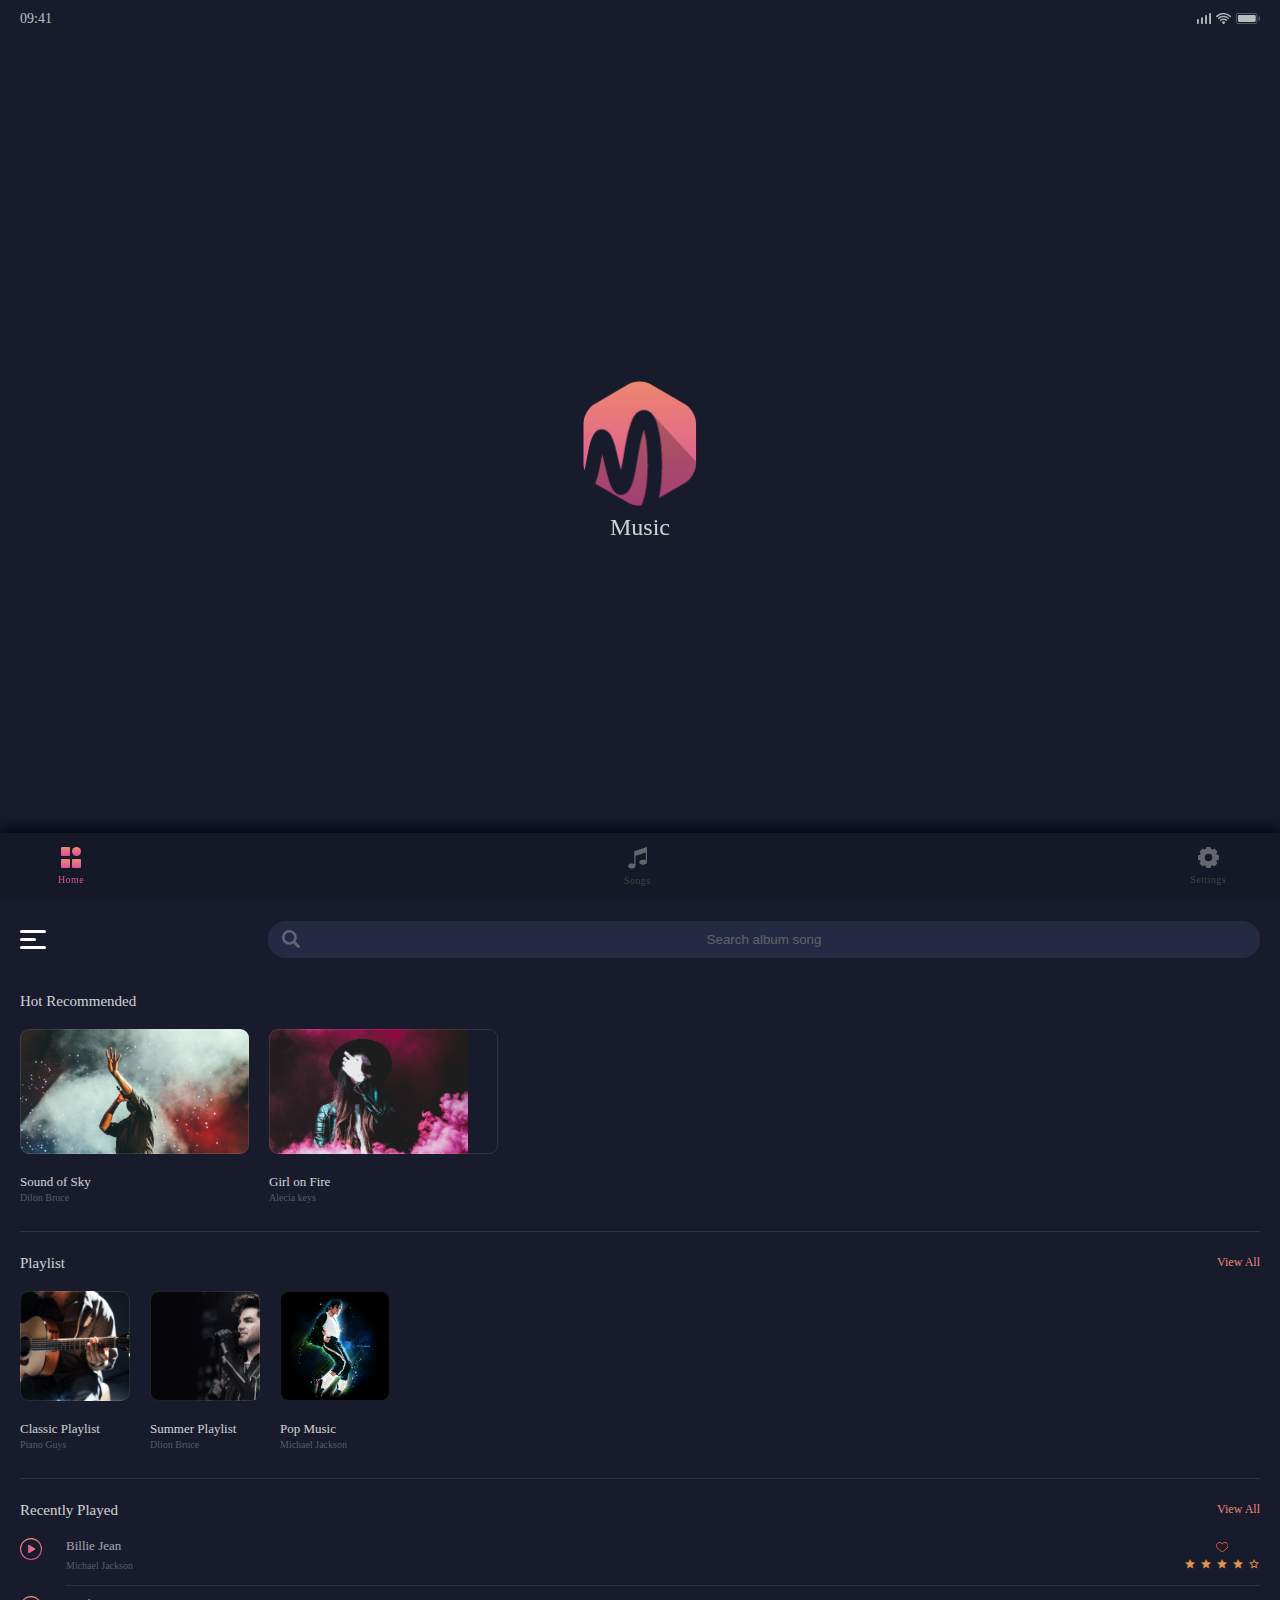
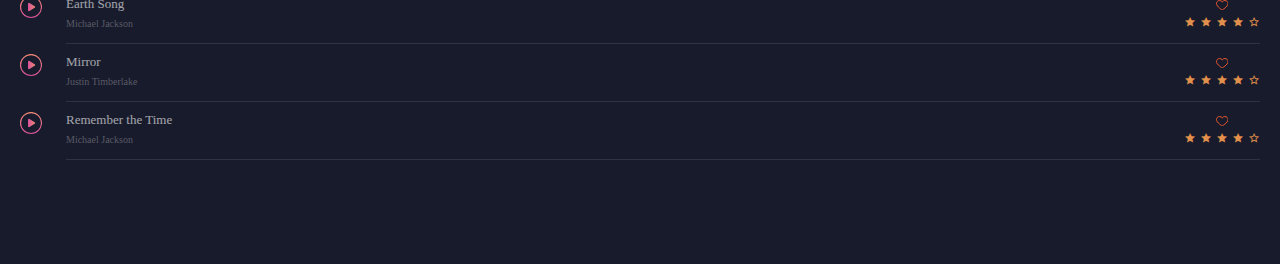
<file: index.html>
<!DOCTYPE html>
<html lang="en">
  <head>
    <meta charset="UTF-8" />
    <meta http-equiv="X-UA-Compatible" content="IE=edge" />
    <meta
      name="viewport"
      content="width=device-width, initial-scale=1.0, user-scalable=no"
    />
    <title>Music</title>

    <link rel="stylesheet" href="css/music.css" />

    <link
      href="https://fonts.googleapis.com/icon?family=Material+Icons"
      rel="stylesheet"
    />
  </head>
  <body>
    <div id="wrapper">
      <div class="inner">
        <!-- status bar-->
        <div class="status_bar">
          <span class="time">09:41</span>
          <div class="icons">
            <div class="signal">
              <img src="./images/그룹 5.svg" alt="" />
            </div>
            <div class="wifi">
              <img src="./images/Sc2prs.tif_1_.svg" alt="" />
            </div>
            <div class="battery">
              <img src="./images/그룹 6.svg" alt="" />
            </div>
          </div>
        </div>

        <!-- spalsh -->
        <section id="spalsh">
          <div class="logo">
            <img
              src="./images/KakaoTalk_Photo_2022-03-30-13-46-10.png"
              alt="logo"
            />
            <h1>Music</h1>
          </div>
        </section>

        <!-- home -->
        <section id="home">
          <!-- menu & search bar-->
          <div class="home_top">
            <div class="menu">
              <div></div>
              <div></div>
              <div></div>
            </div>
            <div class="search_bar">
              <form action="">
                <input type="text" placeholder="Search album song" />
              </form>
            </div>
          </div>

          <div class="home_wrap">
            <!-- hot recommend -->
            <div class="recommend">
              <h2>Hot Recommended</h2>
              <div class="card_wrap">
                <div class="card">
                  <a href="#">
                    <img
                      src="./images/austin-neill-hgO1wFPXl3I-unsplash_big.png"
                      alt=""
                    />
                    <h3>Sound of Sky</h3>
                    <p>Dilon Bruce</p>
                  </a>
                </div>
                <div class="card">
                  <a href="">
                    <img
                      src="./images/joshua-fuller-ta7rN3NcWyM-unsplash.png"
                      alt=""
                    />
                    <h3>Girl on Fire</h3>
                    <p>Alecia keys</p>
                  </a>
                </div>
              </div>
            </div>

            <!-- playlist-->
            <div class="playlist">
              <div class="title">
                <h2>Playlist</h2>
                <a href="#" class="view_more">View All</a>
              </div>
              <div class="card_wrap">
                <div class="card">
                  <a href="">
                    <img
                      src="./images/gabriel-gurrola-2UuhMZEChdc-unsplash.png"
                      alt=""
                    />
                    <h3>Classic Playlist</h3>
                    <p>Piano Guys</p>
                  </a>
                </div>
                <div class="card">
                  <a href="">
                    <img src="./images/NoPath - Copy (8).png" alt="" />
                    <h3>Summer Playlist</h3>
                    <p>Dlion Bruce</p>
                  </a>
                </div>
                <div class="card">
                  <a href="">
                    <img src="./images/NoPath - Copy (9).png" alt="" />
                    <h3>Pop Music</h3>
                    <p>Michael Jackson</p>
                  </a>
                </div>
              </div>
            </div>

            <!-- recently played -->
            <div class="recently">
              <div class="title">
                <h2>Recently Played</h2>
                <a href="#" class="view_more">View All</a>
              </div>
              <div class="played_list">
                <ul>
                  <li>
                    <div class="play_btn">
                      <a href="#">
                        <img src="./images/playbtn.svg" alt="" />
                      </a>
                    </div>
                    <div class="song_info">
                      <div class="song_title">
                        <h3>Billie Jean</h3>
                        <p>Michael Jackson</p>
                      </div>
                      <div class="like">
                        <button class="heart"></button>
                        <div class="star">
                          <span class="material-icons"> star </span>
                          <span class="material-icons"> star </span>
                          <span class="material-icons"> star </span>
                          <span class="material-icons"> star </span>
                          <span class="material-icons"> star_outline </span>
                        </div>
                      </div>
                    </div>
                  </li>
                  <li>
                    <div class="play_btn">
                      <a href="#">
                        <img src="./images/playbtn.svg" alt="" />
                      </a>
                    </div>
                    <div class="song_info">
                      <div class="song_title">
                        <h3>Earth Song</h3>
                        <p>Michael Jackson</p>
                      </div>
                      <div class="like">
                        <button class="heart"></button>
                        <div class="star">
                          <span class="material-icons"> star </span>
                          <span class="material-icons"> star </span>
                          <span class="material-icons"> star </span>
                          <span class="material-icons"> star </span>
                          <span class="material-icons"> star_outline </span>
                        </div>
                      </div>
                    </div>
                  </li>
                  <li>
                    <div class="play_btn">
                      <a href="#">
                        <img src="./images/playbtn.svg" alt="" />
                      </a>
                    </div>
                    <div class="song_info">
                      <div class="song_title">
                        <h3>Mirror</h3>
                        <p>Justin Timberlake</p>
                      </div>
                      <div class="like">
                        <button class="heart"></button>
                        <div class="star">
                          <span class="material-icons"> star </span>
                          <span class="material-icons"> star </span>
                          <span class="material-icons"> star </span>
                          <span class="material-icons"> star </span>
                          <span class="material-icons"> star_outline </span>
                        </div>
                      </div>
                    </div>
                  </li>
                  <li>
                    <div class="play_btn">
                      <a href="#">
                        <img src="./images/playbtn.svg" alt="" />
                      </a>
                    </div>
                    <div class="song_info">
                      <div class="song_title">
                        <h3>Remember the Time</h3>
                        <p>Michael Jackson</p>
                      </div>
                      <div class="like">
                        <button class="heart"></button>
                        <div class="star">
                          <span class="material-icons"> star </span>
                          <span class="material-icons"> star </span>
                          <span class="material-icons"> star </span>
                          <span class="material-icons"> star </span>
                          <span class="material-icons"> star_outline </span>
                        </div>
                      </div>
                    </div>
                  </li>
                </ul>
              </div>
            </div>
          </div>
        </section>

        <!-- side menu -->
        <div class="modal none"></div>
        <div id="side_menu">
          <div class="side_top">
            <div class="logo">
              <img
                src="./images/KakaoTalk_Photo_2022-03-30-13-46-10.png"
                alt=""
              />
              <p>Music</p>
            </div>
            <div class="music_info">
              <ul>
                <li>
                  <span>328</span>
                  <p>Songs</p>
                </li>
                <li>
                  <span>52</span>
                  <p>Albums</p>
                </li>
                <li>
                  <span>87</span>
                  <p>Artists</p>
                </li>
              </ul>
            </div>
          </div>
          <div class="side_list">
            <ul>
              <li>
                <a href="#">
                  <img src="./images/001-paint.svg" alt="" />
                  <p>Themes</p>
                </a>
              </li>
              <li>
                <a href="">
                  <img src="./images/002-scissors.svg" alt="" />
                  <p>Ringtone Cutter</p>
                </a>
              </li>
              <li>
                <a href="">
                  <img src="./images/003-stopwatch.svg" alt="" />
                  <p>Sleep timer</p>
                </a>
              </li>
              <li>
                <a href="">
                  <img src="./images/004-sound-bars.svg" alt="" />
                  <p>Equliser</p>
                </a>
              </li>
              <li>
                <a href="./drive_mode.html">
                  <img src="./images/13-car.svg" alt="" />
                  <p>Drive Mode</p>
                </a>
              </li>
              <li>
                <a href="">
                  <img src="./images/006-folder.svg" alt="" />
                  <p>Hidden Folders</p>
                </a>
              </li>
              <li>
                <a href="">
                  <img src="./images/007-scanner.svg" alt="" />
                  <p>Scan Media</p>
                </a>
              </li>
            </ul>
          </div>
        </div>

        <!-- bottom nav -->
        <div id="bottom_nav">
          <div class="nav_btn">
            <a href="#home" class="active">
              <img src="./images/그룹 2060.svg" alt="home" />
              <span>Home</span>
            </a>
          </div>
          <div class="nav_btn">
            <a href="./songs.html">
              <img src="./images/001-music.png" alt="home" />
              <span>Songs</span>
            </a>
          </div>
          <div class="nav_btn">
            <a href="#home">
              <img src="./images/gear.svg" alt="home" />
              <span>Settings</span>
            </a>
          </div>
        </div>
      </div>
    </div>

    <script src="./js/app.js"></script>
    <script>
      // loading
      window.addEventListener('load', function () {
        this.setTimeout(() => {
          spalsh.classList.add('none');
          nav.classList.remove('none');
        }, 1000);
      });
    </script>
  </body>
</html>
</file>
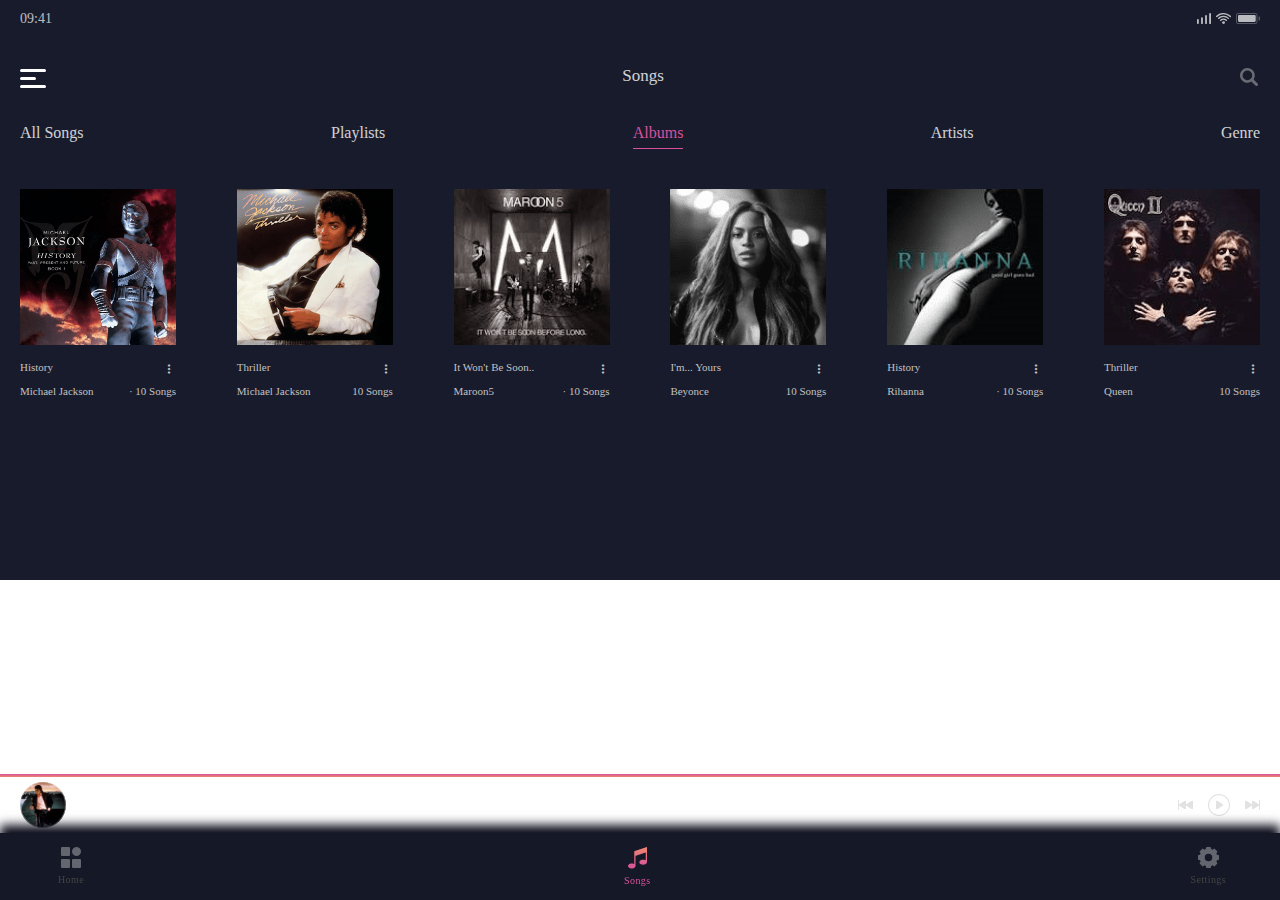
<file: album.html>
<!DOCTYPE html>
<html lang="en">
  <head>
    <meta charset="UTF-8" />
    <meta http-equiv="X-UA-Compatible" content="IE=edge" />
    <meta
      name="viewport"
      content="width=device-width, initial-scale=1.0, user-scalable=no"
    />
    <title>Music</title>

    <link rel="stylesheet" href="css/music.css" />

    <link
      href="https://fonts.googleapis.com/icon?family=Material+Icons"
      rel="stylesheet"
    />
  </head>
  <body>
    <div id="wrapper">
      <div class="inner">
        <!-- status bar-->
        <div class="status_bar">
          <span class="time">09:41</span>
          <div class="icons">
            <div class="signal">
              <img src="./images/그룹 5.svg" alt="" />
            </div>
            <div class="wifi">
              <img src="./images/Sc2prs.tif_1_.svg" alt="" />
            </div>
            <div class="battery">
              <img src="./images/그룹 6.svg" alt="" />
            </div>
          </div>
        </div>
      </div>

      <!-- songs -->
      <section id="song">
        <!-- menu & search btn-->
        <div class="song_top">
          <div class="menu">
            <div></div>
            <div></div>
            <div></div>
          </div>
          <h2>Songs</h2>
          <div class="search_bar">
            <form action="">
              <input type="text" placeholder="Search album song" />
            </form>
          </div>
          <div class="search_btn">
            <img src="./images/musica-searcher.svg" alt="" />
          </div>
        </div>

        <div class="song_wrap">
          <ul class="songs_info">
            <li>
              <a href="songs.html">All Songs</a>
            </li>
            <li>
              <a href="playlist.html">Playlists</a>
            </li>
            <li class="active">
              <a href="#">Albums</a>
            </li>
            <li>
              <a href="artist.html">Artists</a>
            </li>
            <li>
              <a href="genre.html">Genre</a>
            </li>
          </ul>
          <ul id="album">
            <li>
              <a href="album_history.html">
                <img src="./images/NoPath - Copy (21).png" alt="" />
              </a>
              <div class="text">
                <div class="title">
                  <h3>History</h3>
                  <span class="material-icons view_more"> more_vert </span>
                  <div class="view none">
                    <ul>
                      <li>
                        <a href="">play</a>
                      </li>
                      <li>
                        <a href="">play next</a>
                      </li>
                      <li>
                        <a href="">Add to playing queue</a>
                      </li>
                      <li>
                        <a href="">Add to playlist</a>
                      </li>
                      <li>
                        <a href="">Rename</a>
                      </li>
                      <li>
                        <a href="">Tag editor</a>
                      </li>
                      <li>
                        <a href="">Go to artist</a>
                      </li>
                      <li>
                        <a href="">Delete from device</a>
                      </li>
                      <li>
                        <a href="">Share</a>
                      </li>
                    </ul>
                  </div>
                </div>
                <p>Michael Jackson <span>&middot; 10 Songs</span></p>
              </div>
            </li>
            <li>
              <a href=""><img src="./images/NoPath - Copy (7).png" alt="" /></a>
              <div class="text">
                <div class="title">
                  <h3>Thriller</h3>
                  <span class="material-icons"> more_vert </span>
                </div>
                <p>
                  Michael Jackson
                  <span>10 Songs</span>
                </p>
              </div>
            </li>
            <li>
              <img src="./images/NoPath - Copy (29).png" alt="" />
              <div class="text">
                <div class="title">
                  <h3>It Won't Be Soon..</h3>
                  <span class="material-icons"> more_vert </span>
                </div>
                <p>Maroon5 <span>&middot; 10 Songs</span></p>
              </div>
            </li>
            <li>
              <img src="./images/NoPath - Copy (41).png" alt="" />
              <div class="text">
                <div class="title">
                  <h3>I'm... Yours</h3>
                  <span class="material-icons"> more_vert </span>
                </div>
                <p>
                  Beyonce
                  <span>10 Songs</span>
                </p>
              </div>
            </li>
            <li>
              <img src="./images/NoPath - Copy (26).png" alt="" />
              <div class="text">
                <div class="title">
                  <h3>History</h3>
                  <span class="material-icons"> more_vert </span>
                </div>
                <p>Rihanna <span>&middot; 10 Songs</span></p>
              </div>
            </li>
            <li>
              <img src="./images/NoPath - Copy (27).png" alt="" />
              <div class="text">
                <div class="title">
                  <h3>Thriller</h3>
                  <span class="material-icons"> more_vert </span>
                </div>
                <p>
                  Queen
                  <span>10 Songs</span>
                </p>
              </div>
            </li>
          </ul>
        </div>
      </section>

      <!-- side menu -->
      <div class="modal none"></div>
      <div id="side_menu">
        <div class="side_top">
          <div class="logo">
            <img
              src="./images/KakaoTalk_Photo_2022-03-30-13-46-10.png"
              alt=""
            />
            <p>Music</p>
          </div>
          <div class="music_info">
            <ul>
              <li>
                <span>328</span>
                <p>Songs</p>
              </li>
              <li>
                <span>52</span>
                <p>Albums</p>
              </li>
              <li>
                <span>87</span>
                <p>Artists</p>
              </li>
            </ul>
          </div>
        </div>
        <div class="side_list">
          <ul>
            <li>
              <a href="#">
                <img src="./images/001-paint.svg" alt="" />
                <p>Themes</p>
              </a>
            </li>
            <li>
              <a href="">
                <img src="./images/002-scissors.svg" alt="" />
                <p>Ringtone Cutter</p>
              </a>
            </li>
            <li>
              <a href="">
                <img src="./images/003-stopwatch.svg" alt="" />
                <p>Sleep timer</p>
              </a>
            </li>
            <li>
              <a href="">
                <img src="./images/004-sound-bars.svg" alt="" />
                <p>Equliser</p>
              </a>
            </li>
            <li>
              <a href="./drive_mode.html">
                <img src="./images/13-car.svg" alt="" />
                <p>Drive Mode</p>
              </a>
            </li>
            <li>
              <a href="">
                <img src="./images/006-folder.svg" alt="" />
                <p>Hidden Folders</p>
              </a>
            </li>
            <li>
              <a href="">
                <img src="./images/007-scanner.svg" alt="" />
                <p>Scan Media</p>
              </a>
            </li>
          </ul>
        </div>
      </div>

      <!-- playing-->
      <div id="playing">
        <a href="playing.html">
          <div class="play_bar"></div>
          <div class="play_song">
            <img src="./images/NoPath - Copy (12).png" alt="" />
            <div class="info">
              <div class="song">
                <h3>Billie Jean</h3>
                <p>Michael Jackson</p>
              </div>
              <div class="control">
                <img src="./images/그룹 2070.png" alt="" />
                <img src="./images/그룹 2050.png" alt="" />
                <img src="./images/그룹 2069.png" alt="" />
              </div>
            </div></div
        ></a>
      </div>

      <!-- bottom nav -->
      <div id="bottom_nav">
        <div class="nav_btn">
          <a href="./index.html">
            <img src="./images/그룹 2061.png" alt="home" />
            <span>Home</span>
          </a>
        </div>
        <div class="nav_btn">
          <a href="#" class="active">
            <img src="./images/002-music.png" alt="home" />
            <span>Songs</span>
          </a>
        </div>
        <div class="nav_btn">
          <a href="#home">
            <img src="./images/gear.svg" alt="home" />
            <span>Settings</span>
          </a>
        </div>
      </div>
    </div>

    <script src="./js/app.js"></script>
    <script src="./js/viewMore.js"></script>
  </body>
</html>
</file>
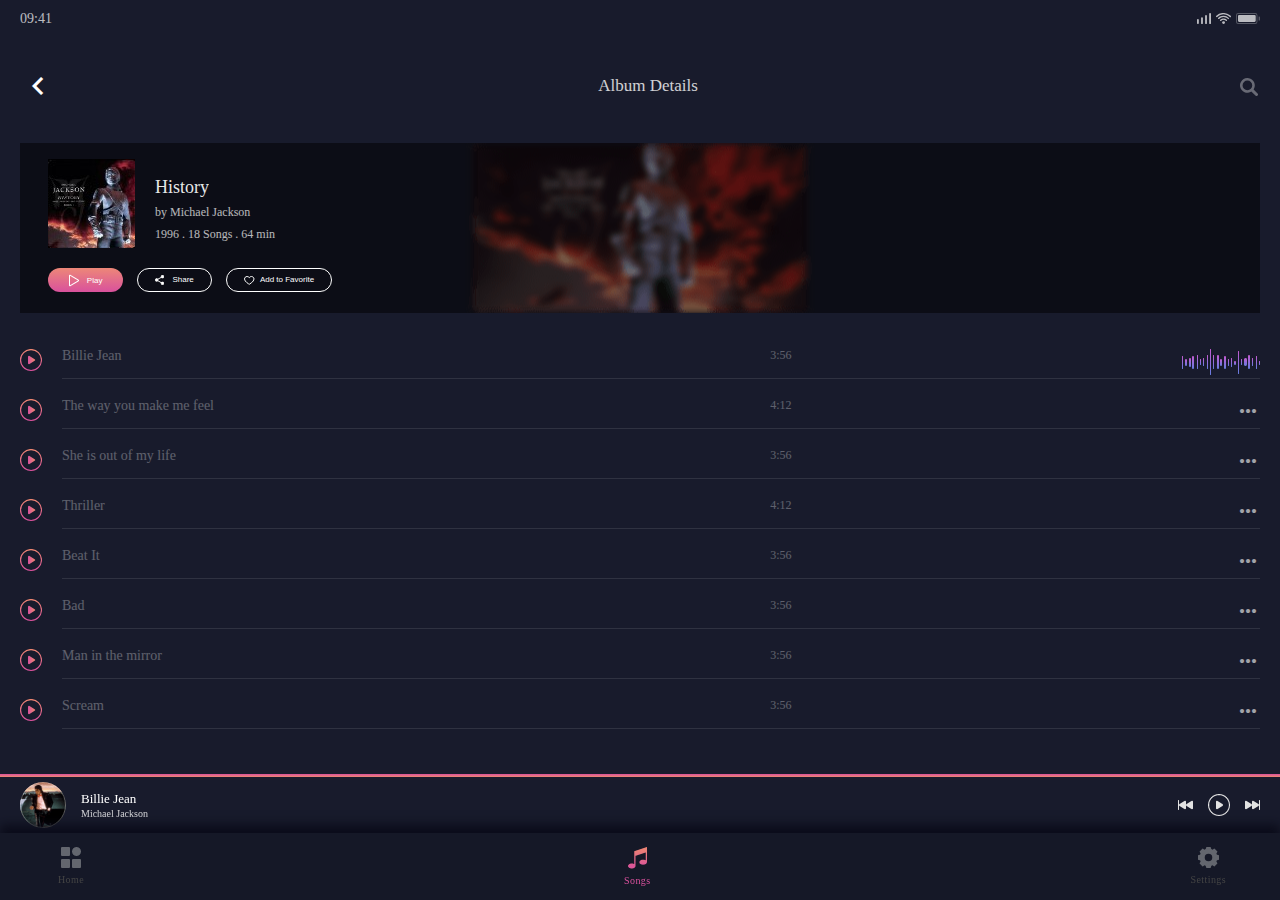
<file: album_history.html>
<!DOCTYPE html>
<html lang="en">
  <head>
    <meta charset="UTF-8" />
    <meta http-equiv="X-UA-Compatible" content="IE=edge" />
    <meta
      name="viewport"
      content="width=device-width, initial-scale=1.0, user-scalable=no"
    />
    <title>Music</title>

    <link rel="stylesheet" href="css/music.css" />

    <link
      href="https://fonts.googleapis.com/icon?family=Material+Icons"
      rel="stylesheet"
    />
  </head>
  <body>
    <div id="wrapper">
      <div class="inner">
        <!-- status bar-->
        <div class="status_bar">
          <span class="time">09:41</span>
          <div class="icons">
            <div class="signal">
              <img src="./images/그룹 5.svg" alt="" />
            </div>
            <div class="wifi">
              <img src="./images/Sc2prs.tif_1_.svg" alt="" />
            </div>
            <div class="battery">
              <img src="./images/그룹 6.svg" alt="" />
            </div>
          </div>
        </div>
      </div>

      <!-- songs -->
      <section id="song">
        <!-- menu & search btn-->
        <div class="song_top">
          <a class="back" href="./album.html">
            <span class="material-icons"> chevron_left </span>
          </a>
          <h2>Album Details</h2>
          <div class="search_bar">
            <form action="">
              <input type="text" placeholder="Search album song" />
            </form>
          </div>
          <div class="search_btn">
            <img src="./images/musica-searcher.svg" alt="" />
          </div>
        </div>

        <div class="song_wrap" id="details">
          <div class="img_box">
            <div class="bg"></div>
          </div>
          <div class="contents">
            <img src="./images/Album Art.jpg" alt="" />

            <div class="info">
              <h3>History</h3>
              <p>by Michael Jackson</p>
              <p>
                <span>1996 .</span>
                <span>18 Songs .</span> <span>64 min</span>
              </p>
            </div>
            <div class="buttons">
              <button>
                <img src="./images/그룹 2121.png" alt="" />
                Play
              </button>
              <button>
                <img src="./images/share.png" alt="" />
                Share
              </button>
              <button>
                <img src="./images/패스 68446.png" alt="" />Add to Favorite
              </button>
            </div>
          </div>
          <ul class="song_list">
            <li>
              <a href="">
                <img src="./images/playbtn.svg" alt="" />
                <div class="title">
                  <h3>Billie Jean</h3>
                  <p>3:56</p>
                  <div class="imgbox">
                    <img src="./images/Player eq display.png " alt="" />
                  </div>
                </div>
              </a>
            </li>
            <li>
              <a href="">
                <img src="./images/playbtn.svg" alt="" />
                <div class="title">
                  <h3>The way you make me feel</h3>
                  <p>4:12</p>
                  <div class="imgbox">
                    <span class="material-icons"> more_horiz </span>
                  </div>
                </div>
              </a>
            </li>
            <li>
              <a href="">
                <img src="./images/playbtn.svg" alt="" />
                <div class="title">
                  <h3>She is out of my life</h3>
                  <p>3:56</p>
                  <div class="imgbox">
                    <span class="material-icons"> more_horiz </span>
                  </div>
                </div>
              </a>
            </li>
            <li>
              <a href="">
                <img src="./images/playbtn.svg" alt="" />
                <div class="title">
                  <h3>Thriller</h3>
                  <p>4:12</p>
                  <div class="imgbox">
                    <span class="material-icons"> more_horiz </span>
                  </div>
                </div>
              </a>
            </li>
            <li>
              <a href="">
                <img src="./images/playbtn.svg" alt="" />
                <div class="title">
                  <h3>Beat It</h3>
                  <p>3:56</p>
                  <div class="imgbox">
                    <span class="material-icons"> more_horiz </span>
                  </div>
                </div>
              </a>
            </li>
            <li>
              <a href="">
                <img src="./images/playbtn.svg" alt="" />
                <div class="title">
                  <h3>Bad</h3>
                  <p>3:56</p>
                  <div class="imgbox">
                    <span class="material-icons"> more_horiz </span>
                  </div>
                </div>
              </a>
            </li>
            <li>
              <a href="">
                <img src="./images/playbtn.svg" alt="" />
                <div class="title">
                  <h3>Man in the mirror</h3>
                  <p>3:56</p>
                  <div class="imgbox">
                    <span class="material-icons"> more_horiz </span>
                  </div>
                </div>
              </a>
            </li>
            <li>
              <a href="">
                <img src="./images/playbtn.svg" alt="" />
                <div class="title">
                  <h3>Scream</h3>
                  <p>3:56</p>
                  <div class="imgbox">
                    <span class="material-icons"> more_horiz </span>
                  </div>
                </div>
              </a>
            </li>
          </ul>
        </div>
      </section>

      <!-- side menu -->
      <div class="modal none"></div>
      <div id="side_menu">
        <div class="side_top">
          <div class="logo">
            <img
              src="./images/KakaoTalk_Photo_2022-03-30-13-46-10.png"
              alt=""
            />
            <p>Music</p>
          </div>
          <div class="music_info">
            <ul>
              <li>
                <span>328</span>
                <p>Songs</p>
              </li>
              <li>
                <span>52</span>
                <p>Albums</p>
              </li>
              <li>
                <span>87</span>
                <p>Artists</p>
              </li>
            </ul>
          </div>
        </div>
        <div class="side_list">
          <ul>
            <li>
              <a href="#">
                <img src="./images/001-paint.svg" alt="" />
                <p>Themes</p>
              </a>
            </li>
            <li>
              <a href="">
                <img src="./images/002-scissors.svg" alt="" />
                <p>Ringtone Cutter</p>
              </a>
            </li>
            <li>
              <a href="">
                <img src="./images/003-stopwatch.svg" alt="" />
                <p>Sleep timer</p>
              </a>
            </li>
            <li>
              <a href="">
                <img src="./images/004-sound-bars.svg" alt="" />
                <p>Equliser</p>
              </a>
            </li>
            <li>
              <a href="./drive_mode.html">
                <img src="./images/13-car.svg" alt="" />
                <p>Drive Mode</p>
              </a>
            </li>
            <li>
              <a href="">
                <img src="./images/006-folder.svg" alt="" />
                <p>Hidden Folders</p>
              </a>
            </li>
            <li>
              <a href="">
                <img src="./images/007-scanner.svg" alt="" />
                <p>Scan Media</p>
              </a>
            </li>
          </ul>
        </div>
      </div>

      <!-- playing-->
      <div id="playing">
        <div class="play_bar"></div>
        <div class="play_song">
          <img src="./images/NoPath - Copy (12).png" alt="" />
          <div class="info">
            <div class="song">
              <h3>Billie Jean</h3>
              <p>Michael Jackson</p>
            </div>
            <div class="control">
              <img src="./images/그룹 2070.png" alt="" />
              <img src="./images/그룹 2050.png" alt="" />
              <img src="./images/그룹 2069.png" alt="" />
            </div>
          </div>
        </div>
      </div>

      <!-- bottom nav -->
      <div id="bottom_nav">
        <div class="nav_btn">
          <a href="./index.html">
            <img src="./images/그룹 2061.png" alt="home" />
            <span>Home</span>
          </a>
        </div>
        <div class="nav_btn">
          <a href="#" class="active">
            <img src="./images/002-music.png" alt="home" />
            <span>Songs</span>
          </a>
        </div>
        <div class="nav_btn">
          <a href="#home">
            <img src="./images/gear.svg" alt="home" />
            <span>Settings</span>
          </a>
        </div>
      </div>
    </div>
  </body>
</html>
</file>
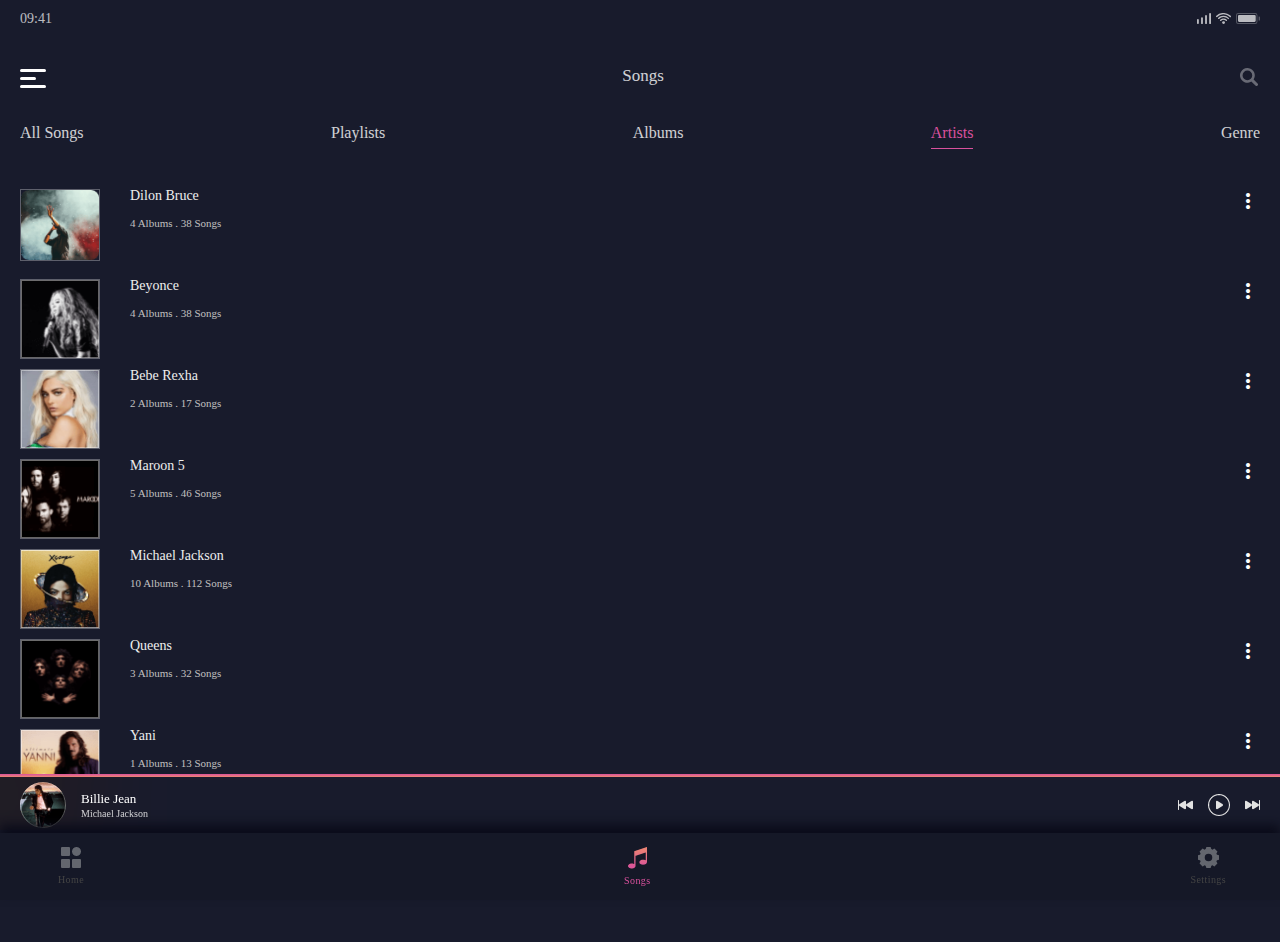
<file: artist.html>
<!DOCTYPE html>
<html lang="en">
  <head>
    <meta charset="UTF-8" />
    <meta http-equiv="X-UA-Compatible" content="IE=edge" />
    <meta
      name="viewport"
      content="width=device-width, initial-scale=1.0, user-scalable=no"
    />
    <title>Music</title>

    <link rel="stylesheet" href="css/music.css" />

    <link
      href="https://fonts.googleapis.com/icon?family=Material+Icons"
      rel="stylesheet"
    />
  </head>
  <body>
    <div id="wrapper">
      <div class="inner">
        <!-- status bar-->
        <div class="status_bar">
          <span class="time">09:41</span>
          <div class="icons">
            <div class="signal">
              <img src="./images/그룹 5.svg" alt="" />
            </div>
            <div class="wifi">
              <img src="./images/Sc2prs.tif_1_.svg" alt="" />
            </div>
            <div class="battery">
              <img src="./images/그룹 6.svg" alt="" />
            </div>
          </div>
        </div>
      </div>

      <!-- songs -->
      <section id="song">
        <!-- menu & search btn-->
        <div class="song_top">
          <div class="menu">
            <div></div>
            <div></div>
            <div></div>
          </div>
          <h2>Songs</h2>
          <div class="search_bar">
            <form action="">
              <input type="text" placeholder="Search album song" />
            </form>
          </div>
          <div class="search_btn">
            <img src="./images/musica-searcher.svg" alt="" />
          </div>
        </div>

        <div class="song_wrap">
          <ul class="songs_info">
            <li>
              <a href="songs.html">All Songs</a>
            </li>
            <li>
              <a href="playlist.html">Playlists</a>
            </li>
            <li>
              <a href="album.html">Albums</a>
            </li>
            <li class="active">
              <a href="#">Artists</a>
            </li>
            <li>
              <a href="genre.html">Genre</a>
            </li>
          </ul>

          <ul id="artist">
            <li>
              <a href="dilon_bruce.html">
                <img
                  src="./images/austin-neill-hgO1wFPXl3I-unsplash.png"
                  alt=""
                />
                <div class="title">
                  <h3>Dilon Bruce</h3>
                  <p>
                    <span>4 Albums</span>
                    <span>.</span>
                    <span>38 Songs</span>
                  </p>
                </div>
              </a>
              <span class="material-icons view_more"> more_vert </span>
              <div class="view none">
                <ul>
                  <li>
                    <a href="">play</a>
                  </li>
                  <li>
                    <a href="">play next</a>
                  </li>
                  <li>
                    <a href="">Add to playing queue</a>
                  </li>
                  <li>
                    <a href="">Add to playlist</a>
                  </li>
                  <li>
                    <a href="">Rename</a>
                  </li>
                  <li>
                    <a href="">Tag editor</a>
                  </li>
                  <li>
                    <a href="">Go to artist</a>
                  </li>
                  <li>
                    <a href="">Delete from device</a>
                  </li>
                  <li>
                    <a href="">Share</a>
                  </li>
                </ul>
              </div>
            </li>
            <li>
              <a href="">
                <img src="./images/NoPath - Copy (31).png" alt="" />
                <div class="title">
                  <h3>Beyonce</h3>
                  <p>
                    <span>4 Albums</span>
                    <span>.</span>
                    <span>38 Songs</span>
                  </p>
                </div>
              </a>
              <span class="material-icons view_more"> more_vert </span>
              <div class="view none">
                <ul>
                  <li>
                    <a href="">play</a>
                  </li>
                  <li>
                    <a href="">play next</a>
                  </li>
                  <li>
                    <a href="">Add to playing queue</a>
                  </li>
                  <li>
                    <a href="">Add to playlist</a>
                  </li>
                  <li>
                    <a href="">Rename</a>
                  </li>
                  <li>
                    <a href="">Tag editor</a>
                  </li>
                  <li>
                    <a href="">Go to artist</a>
                  </li>
                  <li>
                    <a href="">Delete from device</a>
                  </li>
                  <li>
                    <a href="">Share</a>
                  </li>
                </ul>
              </div>
            </li>
            <li>
              <a href="">
                <img src="./images/NoPath - Copy (32).png" alt="" />
                <div class="title">
                  <h3>Bebe Rexha</h3>
                  <p>
                    <span>2 Albums</span>
                    <span>.</span>
                    <span>17 Songs</span>
                  </p>
                </div>
              </a>
              <span class="material-icons view_more"> more_vert </span>
              <div class="view none">
                <ul>
                  <li>
                    <a href="">play</a>
                  </li>
                  <li>
                    <a href="">play next</a>
                  </li>
                  <li>
                    <a href="">Add to playing queue</a>
                  </li>
                  <li>
                    <a href="">Add to playlist</a>
                  </li>
                  <li>
                    <a href="">Rename</a>
                  </li>
                  <li>
                    <a href="">Tag editor</a>
                  </li>
                  <li>
                    <a href="">Go to artist</a>
                  </li>
                  <li>
                    <a href="">Delete from device</a>
                  </li>
                  <li>
                    <a href="">Share</a>
                  </li>
                </ul>
              </div>
            </li>
            <li>
              <a href="">
                <img src="./images/NoPath - Copy (34).png" alt="" />
                <div class="title">
                  <h3>Maroon 5</h3>
                  <p>
                    <span>5 Albums</span>
                    <span>.</span>
                    <span>46 Songs</span>
                  </p>
                </div>
              </a>
              <span class="material-icons view_more"> more_vert </span>
              <div class="view none">
                <ul>
                  <li>
                    <a href="">play</a>
                  </li>
                  <li>
                    <a href="">play next</a>
                  </li>
                  <li>
                    <a href="">Add to playing queue</a>
                  </li>
                  <li>
                    <a href="">Add to playlist</a>
                  </li>
                  <li>
                    <a href="">Rename</a>
                  </li>
                  <li>
                    <a href="">Tag editor</a>
                  </li>
                  <li>
                    <a href="">Go to artist</a>
                  </li>
                  <li>
                    <a href="">Delete from device</a>
                  </li>
                  <li>
                    <a href="">Share</a>
                  </li>
                </ul>
              </div>
            </li>
            <li>
              <a href="">
                <img src="./images/NoPath - Copy (35).png" alt="" />
                <div class="title">
                  <h3>Michael Jackson</h3>
                  <p>
                    <span>10 Albums</span>
                    <span>.</span>
                    <span>112 Songs</span>
                  </p>
                </div>
              </a>
              <span class="material-icons view_more"> more_vert </span>
              <div class="view none">
                <ul>
                  <li>
                    <a href="">play</a>
                  </li>
                  <li>
                    <a href="">play next</a>
                  </li>
                  <li>
                    <a href="">Add to playing queue</a>
                  </li>
                  <li>
                    <a href="">Add to playlist</a>
                  </li>
                  <li>
                    <a href="">Rename</a>
                  </li>
                  <li>
                    <a href="">Tag editor</a>
                  </li>
                  <li>
                    <a href="">Go to artist</a>
                  </li>
                  <li>
                    <a href="">Delete from device</a>
                  </li>
                  <li>
                    <a href="">Share</a>
                  </li>
                </ul>
              </div>
            </li>
            <li>
              <a href="">
                <img src="./images/NoPath - Copy (36).png" alt="" />
                <div class="title">
                  <h3>Queens</h3>
                  <p>
                    <span>3 Albums</span>
                    <span>.</span>
                    <span>32 Songs</span>
                  </p>
                </div>
              </a>
              <span class="material-icons view_more"> more_vert </span>
              <div class="view none">
                <ul>
                  <li>
                    <a href="">play</a>
                  </li>
                  <li>
                    <a href="">play next</a>
                  </li>
                  <li>
                    <a href="">Add to playing queue</a>
                  </li>
                  <li>
                    <a href="">Add to playlist</a>
                  </li>
                  <li>
                    <a href="">Rename</a>
                  </li>
                  <li>
                    <a href="">Tag editor</a>
                  </li>
                  <li>
                    <a href="">Go to artist</a>
                  </li>
                  <li>
                    <a href="">Delete from device</a>
                  </li>
                  <li>
                    <a href="">Share</a>
                  </li>
                </ul>
              </div>
            </li>
            <li>
              <a href="">
                <img src="./images/NoPath - Copy (38).png" alt="" />
                <div class="title">
                  <h3>Yani</h3>
                  <p>
                    <span>1 Albums</span>
                    <span>.</span>
                    <span>13 Songs</span>
                  </p>
                </div>
              </a>
              <span class="material-icons view_more"> more_vert </span>
              <div class="view none">
                <ul>
                  <li>
                    <a href="">play</a>
                  </li>
                  <li>
                    <a href="">play next</a>
                  </li>
                  <li>
                    <a href="">Add to playing queue</a>
                  </li>
                  <li>
                    <a href="">Add to playlist</a>
                  </li>
                  <li>
                    <a href="">Rename</a>
                  </li>
                  <li>
                    <a href="">Tag editor</a>
                  </li>
                  <li>
                    <a href="">Go to artist</a>
                  </li>
                  <li>
                    <a href="">Delete from device</a>
                  </li>
                  <li>
                    <a href="">Share</a>
                  </li>
                </ul>
              </div>
            </li>
          </ul>
        </div>
      </section>

      <!-- side menu -->
      <div class="modal none"></div>
      <div id="side_menu">
        <div class="side_top">
          <div class="logo">
            <img
              src="./images/KakaoTalk_Photo_2022-03-30-13-46-10.png"
              alt=""
            />
            <p>Music</p>
          </div>
          <div class="music_info">
            <ul>
              <li>
                <span>328</span>
                <p>Songs</p>
              </li>
              <li>
                <span>52</span>
                <p>Albums</p>
              </li>
              <li>
                <span>87</span>
                <p>Artists</p>
              </li>
            </ul>
          </div>
        </div>
        <div class="side_list">
          <ul>
            <li>
              <a href="#">
                <img src="./images/001-paint.svg" alt="" />
                <p>Themes</p>
              </a>
            </li>
            <li>
              <a href="">
                <img src="./images/002-scissors.svg" alt="" />
                <p>Ringtone Cutter</p>
              </a>
            </li>
            <li>
              <a href="">
                <img src="./images/003-stopwatch.svg" alt="" />
                <p>Sleep timer</p>
              </a>
            </li>
            <li>
              <a href="">
                <img src="./images/004-sound-bars.svg" alt="" />
                <p>Equliser</p>
              </a>
            </li>
            <li>
              <a href="./drive_mode.html">
                <img src="./images/13-car.svg" alt="" />
                <p>Drive Mode</p>
              </a>
            </li>
            <li>
              <a href="">
                <img src="./images/006-folder.svg" alt="" />
                <p>Hidden Folders</p>
              </a>
            </li>
            <li>
              <a href="">
                <img src="./images/007-scanner.svg" alt="" />
                <p>Scan Media</p>
              </a>
            </li>
          </ul>
        </div>
      </div>

      <!-- playing-->
      <div id="playing">
        <a href="playing.html">
          <div class="play_bar"></div>
          <div class="play_song">
            <img src="./images/NoPath - Copy (12).png" alt="" />
            <div class="info">
              <div class="song">
                <h3>Billie Jean</h3>
                <p>Michael Jackson</p>
              </div>
              <div class="control">
                <img src="./images/그룹 2070.png" alt="" />
                <img src="./images/그룹 2050.png" alt="" />
                <img src="./images/그룹 2069.png" alt="" />
              </div>
            </div></div
        ></a>
      </div>

      <!-- bottom nav -->
      <div id="bottom_nav">
        <div class="nav_btn">
          <a href="./index.html">
            <img src="./images/그룹 2061.png" alt="home" />
            <span>Home</span>
          </a>
        </div>
        <div class="nav_btn">
          <a href="#" class="active">
            <img src="./images/002-music.png" alt="home" />
            <span>Songs</span>
          </a>
        </div>
        <div class="nav_btn">
          <a href="#home">
            <img src="./images/gear.svg" alt="home" />
            <span>Settings</span>
          </a>
        </div>
      </div>
    </div>

    <script src="./js/app.js"></script>
    <script src="./js/viewMore.js"></script>
  </body>
</html>
</file>
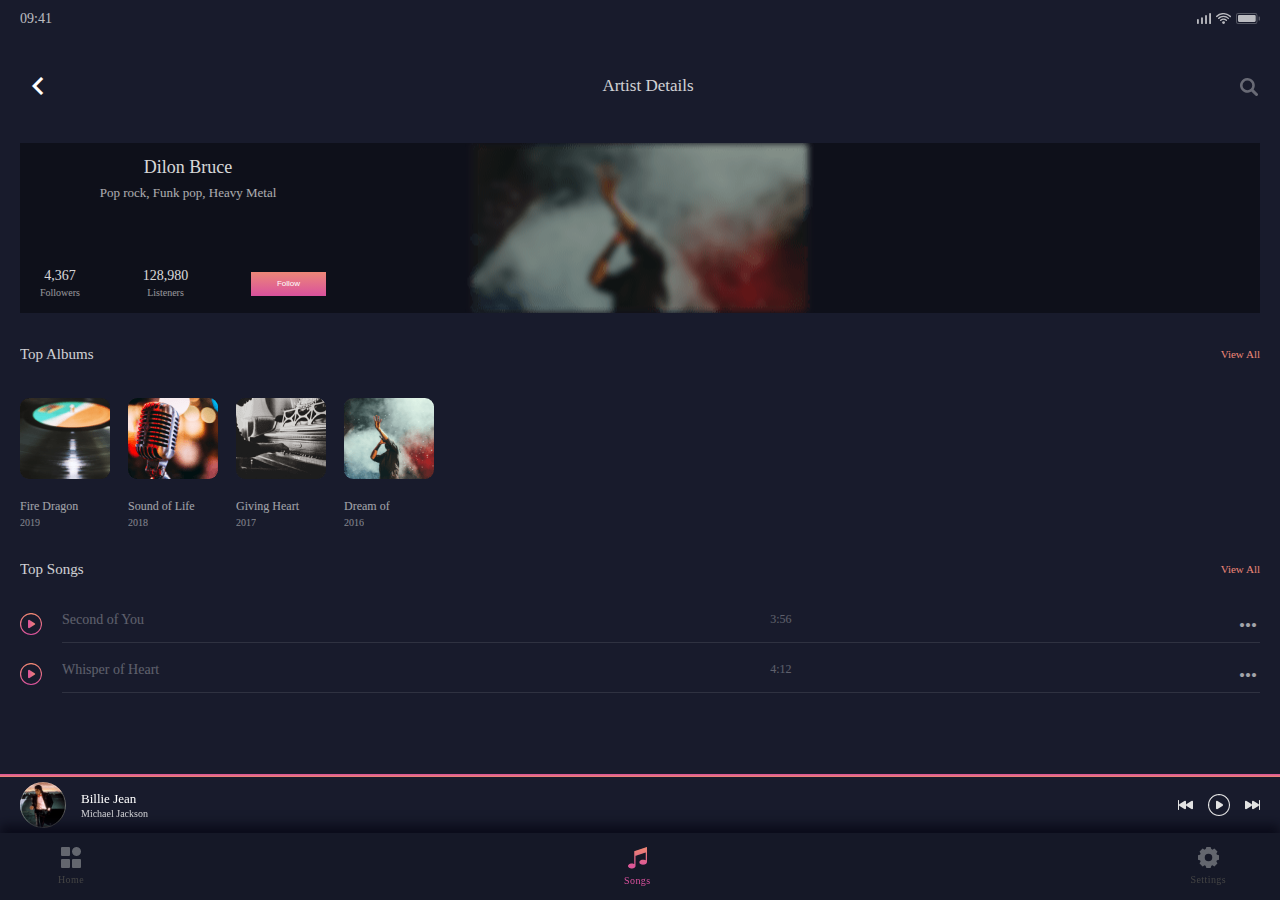
<file: dilon_bruce.html>
<!DOCTYPE html>
<html lang="en">
  <head>
    <meta charset="UTF-8" />
    <meta http-equiv="X-UA-Compatible" content="IE=edge" />
    <meta
      name="viewport"
      content="width=device-width, initial-scale=1.0, user-scalable=no"
    />
    <title>Music</title>

    <link rel="stylesheet" href="css/music.css" />

    <link
      href="https://fonts.googleapis.com/icon?family=Material+Icons"
      rel="stylesheet"
    />
  </head>
  <body>
    <div id="wrapper">
      <div class="inner">
        <!-- status bar-->
        <div class="status_bar">
          <span class="time">09:41</span>
          <div class="icons">
            <div class="signal">
              <img src="./images/그룹 5.svg" alt="" />
            </div>
            <div class="wifi">
              <img src="./images/Sc2prs.tif_1_.svg" alt="" />
            </div>
            <div class="battery">
              <img src="./images/그룹 6.svg" alt="" />
            </div>
          </div>
        </div>
      </div>

      <!-- songs -->
      <section id="song">
        <!-- menu & search btn-->
        <div class="song_top">
          <a class="back" href="./artist.html">
            <span class="material-icons"> chevron_left </span>
          </a>
          <h2>Artist Details</h2>
          <div class="search_bar">
            <form action="">
              <input type="text" placeholder="Search album song" />
            </form>
          </div>
          <div class="search_btn">
            <img src="./images/musica-searcher.svg" alt="" />
          </div>
        </div>

        <div class="song_wrap" id="artist_details">
          <div class="img_box">
            <div class="bg"></div>
          </div>
          <div class="contents">
            <div class="info">
              <h3>Dilon Bruce</h3>
              <p>Pop rock, Funk pop, Heavy Metal</p>
            </div>
            <div class="like">
              <div class="follow">
                <p class="num">4,367</p>
                <p class="text">Followers</p>
              </div>
              <div class="listener">
                <p class="num">128,980</p>
                <p class="text">Listeners</p>
              </div>
              <button>Follow</button>
            </div>
          </div>

          <div class="top_title">
            <h3>Top Albums</h3>
            <span>View All</span>
          </div>
          <ul class="album_list">
            <li>
              <a href="">
                <img
                  src="./images/jack-hamilton-CMnNiQBkwBI-unsplash.png"
                  alt=""
                />
                <h3>Fire Dragon</h3>
                <p>2019</p>
              </a>
            </li>
            <li>
              <a href="">
                <img
                  src="./images/israel-palacio-Y20JJ_ddy9M-unsplash.png"
                  alt=""
                />
                <h3>Sound of Life</h3>
                <p>2018</p>
              </a>
            </li>
            <li>
              <a href="">
                <img
                  src="./images/darius-soodmand-F8E2tks5N04-unsplash.png"
                  alt=""
                />
                <h3>Giving Heart</h3>
                <p>2017</p>
              </a>
            </li>
            <li>
              <a href="">
                <img
                  src="./images/austin-neill-hgO1wFPXl3I-unsplash.png"
                  alt=""
                />
                <h3>Dream of</h3>
                <p>2016</p>
              </a>
            </li>
          </ul>

          <!-- top songs-->
          <div class="top_title">
            <h3>Top Songs</h3>
            <span>View All</span>
          </div>
          <ul class="song_list">
            <li>
              <a href="">
                <img src="./images/playbtn.svg" alt="" />
                <div class="title">
                  <h3>Second of You</h3>
                  <p>3:56</p>
                  <div class="imgbox">
                    <span class="material-icons"> more_horiz </span>
                  </div>
                </div>
              </a>
            </li>
            <li>
              <a href="">
                <img src="./images/playbtn.svg" alt="" />
                <div class="title">
                  <h3>Whisper of Heart</h3>
                  <p>4:12</p>
                  <div class="imgbox">
                    <span class="material-icons"> more_horiz </span>
                  </div>
                </div>
              </a>
            </li>
          </ul>
        </div>
      </section>

      <!-- side menu -->
      <div class="modal none"></div>
      <div id="side_menu">
        <div class="side_top">
          <div class="logo">
            <img
              src="./images/KakaoTalk_Photo_2022-03-30-13-46-10.png"
              alt=""
            />
            <p>Music</p>
          </div>
          <div class="music_info">
            <ul>
              <li>
                <span>328</span>
                <p>Songs</p>
              </li>
              <li>
                <span>52</span>
                <p>Albums</p>
              </li>
              <li>
                <span>87</span>
                <p>Artists</p>
              </li>
            </ul>
          </div>
        </div>
        <div class="side_list">
          <ul>
            <li>
              <a href="#">
                <img src="./images/001-paint.svg" alt="" />
                <p>Themes</p>
              </a>
            </li>
            <li>
              <a href="">
                <img src="./images/002-scissors.svg" alt="" />
                <p>Ringtone Cutter</p>
              </a>
            </li>
            <li>
              <a href="">
                <img src="./images/003-stopwatch.svg" alt="" />
                <p>Sleep timer</p>
              </a>
            </li>
            <li>
              <a href="">
                <img src="./images/004-sound-bars.svg" alt="" />
                <p>Equliser</p>
              </a>
            </li>
            <li>
              <a href="./drive_mode.html">
                <img src="./images/13-car.svg" alt="" />
                <p>Drive Mode</p>
              </a>
            </li>
            <li>
              <a href="">
                <img src="./images/006-folder.svg" alt="" />
                <p>Hidden Folders</p>
              </a>
            </li>
            <li>
              <a href="">
                <img src="./images/007-scanner.svg" alt="" />
                <p>Scan Media</p>
              </a>
            </li>
          </ul>
        </div>
      </div>

      <!-- playing-->
      <div id="playing">
        <a href="playing.html">
          <div class="play_bar"></div>
          <div class="play_song">
            <img src="./images/NoPath - Copy (12).png" alt="" />
            <div class="info">
              <div class="song">
                <h3>Billie Jean</h3>
                <p>Michael Jackson</p>
              </div>
              <div class="control">
                <img src="./images/그룹 2070.png" alt="" />
                <img src="./images/그룹 2050.png" alt="" />
                <img src="./images/그룹 2069.png" alt="" />
              </div>
            </div></div
        ></a>
      </div>

      <!-- bottom nav -->
      <div id="bottom_nav">
        <div class="nav_btn">
          <a href="./index.html">
            <img src="./images/그룹 2061.png" alt="home" />
            <span>Home</span>
          </a>
        </div>
        <div class="nav_btn">
          <a href="#" class="active">
            <img src="./images/002-music.png" alt="home" />
            <span>Songs</span>
          </a>
        </div>
        <div class="nav_btn">
          <a href="#home">
            <img src="./images/gear.svg" alt="home" />
            <span>Settings</span>
          </a>
        </div>
      </div>
    </div>
  </body>
</html>
</file>
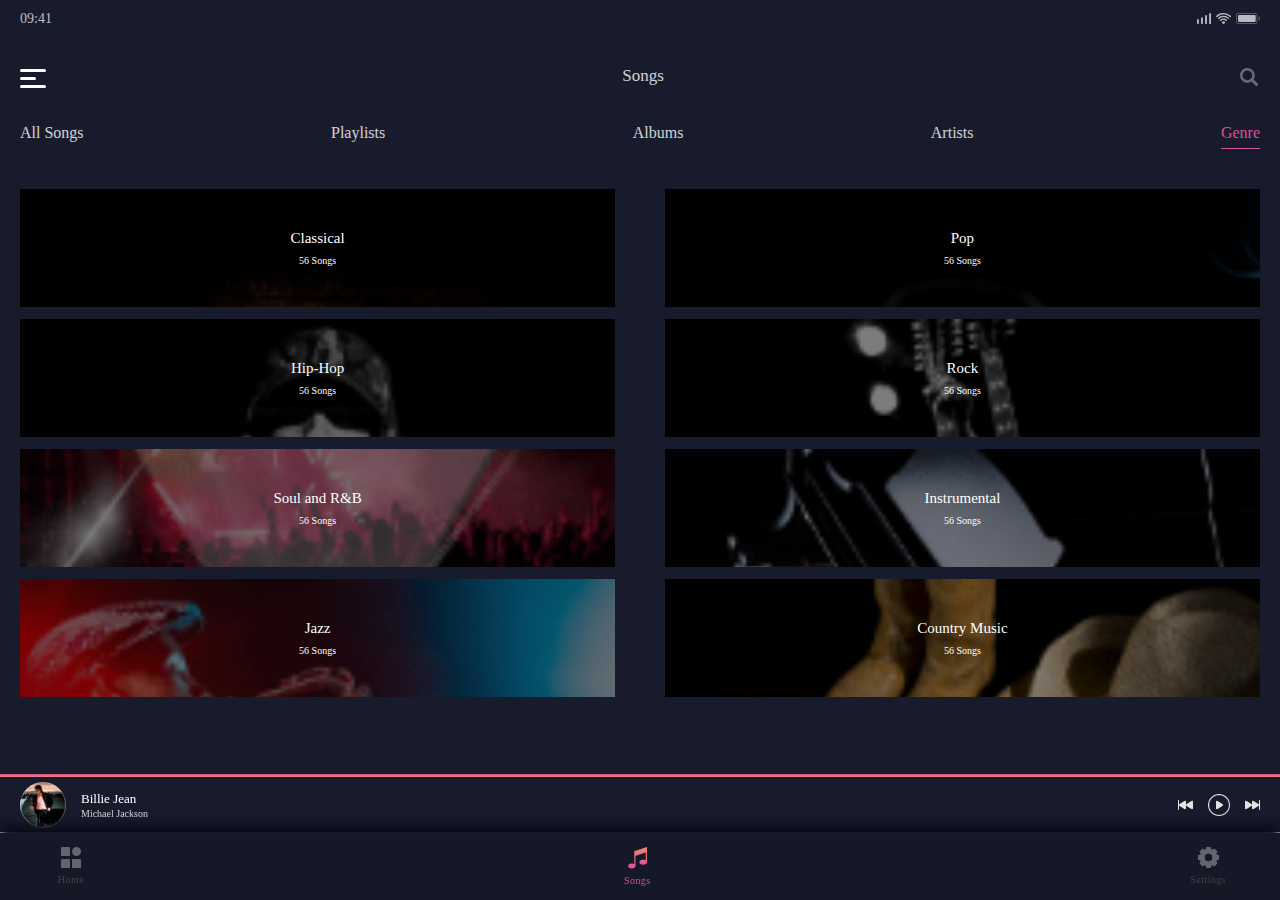
<file: genre.html>
<!DOCTYPE html>
<html lang="en">
  <head>
    <meta charset="UTF-8" />
    <meta http-equiv="X-UA-Compatible" content="IE=edge" />
    <meta
      name="viewport"
      content="width=device-width, initial-scale=1.0, user-scalable=no"
    />
    <title>Music</title>

    <link rel="stylesheet" href="css/music.css" />

    <link
      href="https://fonts.googleapis.com/icon?family=Material+Icons"
      rel="stylesheet"
    />
  </head>
  <body>
    <div id="wrapper">
      <div class="inner">
        <!-- status bar-->
        <div class="status_bar">
          <span class="time">09:41</span>
          <div class="icons">
            <div class="signal">
              <img src="./images/그룹 5.svg" alt="" />
            </div>
            <div class="wifi">
              <img src="./images/Sc2prs.tif_1_.svg" alt="" />
            </div>
            <div class="battery">
              <img src="./images/그룹 6.svg" alt="" />
            </div>
          </div>
        </div>
      </div>

      <!-- songs -->
      <section id="song">
        <!-- menu & search btn-->
        <div class="song_top">
          <div class="menu">
            <div></div>
            <div></div>
            <div></div>
          </div>
          <h2>Songs</h2>
          <div class="search_bar">
            <form action="">
              <input type="text" placeholder="Search album song" />
            </form>
          </div>
          <div class="search_btn">
            <img src="./images/musica-searcher.svg" alt="" />
          </div>
        </div>

        <div class="song_wrap">
          <ul class="songs_info">
            <li>
              <a href="songs.html">All Songs</a>
            </li>
            <li>
              <a href="playlist.html">Playlists</a>
            </li>
            <li>
              <a href="album.html">Albums</a>
            </li>
            <li>
              <a href="artist.html">Artists</a>
            </li>
            <li class="active">
              <a href="#">Genre</a>
            </li>
          </ul>
          <div id="genre">
            <ul class="genre_list">
              <li>
                <a href="">
                  <div class="bg"></div>
                  <img src="./images/NoPath - Copy (48).png" alt="" />
                  <div class="text">
                    <h3>Classical</h3>
                    <p>56 Songs</p>
                  </div>
                </a>
              </li>
              <li>
                <a href="">
                  <div class="bg"></div>
                  <img src="./images/NoPath - Copy (49).png" alt="" />
                  <div class="text">
                    <h3>Pop</h3>
                    <p>56 Songs</p>
                  </div>
                </a>
              </li>
              <li>
                <a href="">
                  <div class="bg"></div>
                  <img src="./images/NoPath - Copy (50).png" alt="" />
                  <div class="text">
                    <h3>Hip-Hop</h3>
                    <p>56 Songs</p>
                  </div>
                </a>
              </li>
              <li>
                <a href="">
                  <div class="bg"></div>
                  <img src="./images/NoPath - Copy (51).png" alt="" />
                  <div class="text">
                    <h3>Rock</h3>
                    <p>56 Songs</p>
                  </div>
                </a>
              </li>
              <li>
                <a href="">
                  <div class="bg"></div>
                  <img src="./images/NoPath - Copy (52).png" alt="" />
                  <div class="text">
                    <h3>Soul and R&B</h3>
                    <p>56 Songs</p>
                  </div>
                </a>
              </li>
              <li>
                <a href="">
                  <div class="bg"></div>
                  <img src="./images/NoPath - Copy (53).png" alt="" />
                  <div class="text">
                    <h3>Instrumental</h3>
                    <p>56 Songs</p>
                  </div>
                </a>
              </li>
              <li>
                <a href="">
                  <div class="bg"></div>
                  <img src="./images/NoPath - Copy (54).png" alt="" />
                  <div class="text">
                    <h3>Jazz</h3>
                    <p>56 Songs</p>
                  </div>
                </a>
              </li>
              <li>
                <a href="">
                  <div class="bg"></div>
                  <img src="./images/NoPath - Copy (55).png" alt="" />
                  <div class="text">
                    <h3>Country Music</h3>
                    <p>56 Songs</p>
                  </div>
                </a>
              </li>
            </ul>
          </div>
        </div>
      </section>

      <!-- side menu -->
      <div class="modal none"></div>
      <div id="side_menu">
        <div class="side_top">
          <div class="logo">
            <img
              src="./images/KakaoTalk_Photo_2022-03-30-13-46-10.png"
              alt=""
            />
            <p>Music</p>
          </div>
          <div class="music_info">
            <ul>
              <li>
                <span>328</span>
                <p>Songs</p>
              </li>
              <li>
                <span>52</span>
                <p>Albums</p>
              </li>
              <li>
                <span>87</span>
                <p>Artists</p>
              </li>
            </ul>
          </div>
        </div>
        <div class="side_list">
          <ul>
            <li>
              <a href="#">
                <img src="./images/001-paint.svg" alt="" />
                <p>Themes</p>
              </a>
            </li>
            <li>
              <a href="">
                <img src="./images/002-scissors.svg" alt="" />
                <p>Ringtone Cutter</p>
              </a>
            </li>
            <li>
              <a href="">
                <img src="./images/003-stopwatch.svg" alt="" />
                <p>Sleep timer</p>
              </a>
            </li>
            <li>
              <a href="">
                <img src="./images/004-sound-bars.svg" alt="" />
                <p>Equliser</p>
              </a>
            </li>
            <li>
              <a href="">
                <img src="./images/13-car.svg" alt="" />
                <p>Drive Mode</p>
              </a>
            </li>
            <li>
              <a href="">
                <img src="./images/006-folder.svg" alt="" />
                <p>Hidden Folders</p>
              </a>
            </li>
            <li>
              <a href="">
                <img src="./images/007-scanner.svg" alt="" />
                <p>Scan Media</p>
              </a>
            </li>
          </ul>
        </div>
      </div>

      <!-- playing-->
      <div id="playing">
        <a href="playing.html">
          <div class="play_bar"></div>
          <div class="play_song">
            <img src="./images/NoPath - Copy (12).png" alt="" />
            <div class="info">
              <div class="song">
                <h3>Billie Jean</h3>
                <p>Michael Jackson</p>
              </div>
              <div class="control">
                <img src="./images/그룹 2070.png" alt="" />
                <img src="./images/그룹 2050.png" alt="" />
                <img src="./images/그룹 2069.png" alt="" />
              </div>
            </div></div
        ></a>
      </div>

      <!-- bottom nav -->
      <div id="bottom_nav">
        <div class="nav_btn">
          <a href="./index.html">
            <img src="./images/그룹 2061.png" alt="home" />
            <span>Home</span>
          </a>
        </div>
        <div class="nav_btn">
          <a href="#" class="active">
            <img src="./images/002-music.png" alt="home" />
            <span>Songs</span>
          </a>
        </div>
        <div class="nav_btn">
          <a href="#home">
            <img src="./images/gear.svg" alt="home" />
            <span>Settings</span>
          </a>
        </div>
      </div>
    </div>

    <script src="./js/app.js"></script>
  </body>
</html>
</file>
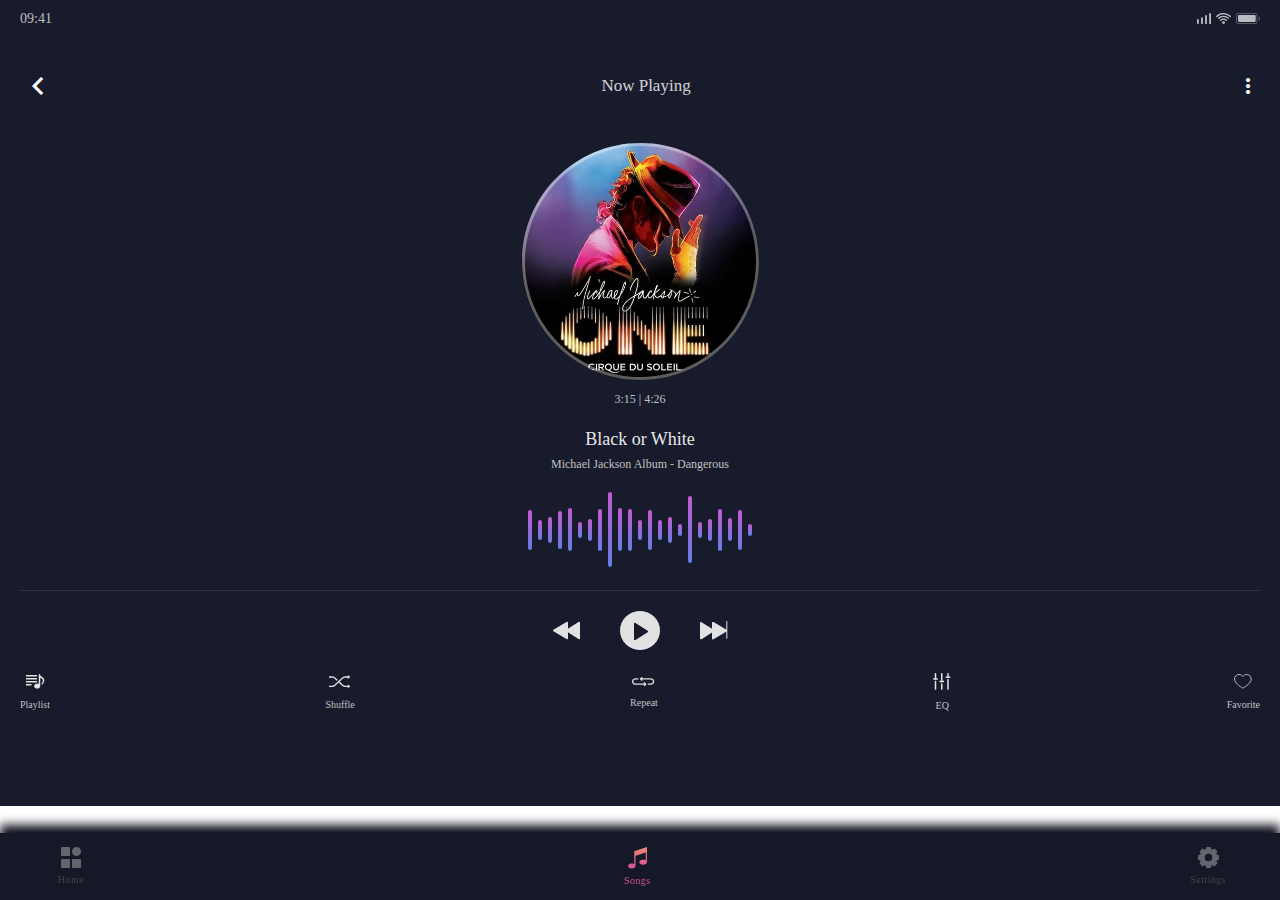
<file: playing.html>
<!DOCTYPE html>
<html lang="en">
  <head>
    <meta charset="UTF-8" />
    <meta http-equiv="X-UA-Compatible" content="IE=edge" />
    <meta
      name="viewport"
      content="width=device-width, initial-scale=1.0, user-scalable=no"
    />
    <title>Music</title>

    <link rel="stylesheet" href="css/music.css" />
    <link
      href="https://fonts.googleapis.com/icon?family=Material+Icons"
      rel="stylesheet"
    />
  </head>
  <body>
    <div id="wrapper">
      <div class="inner">
        <!-- status bar-->
        <div class="status_bar">
          <span class="time">09:41</span>
          <div class="icons">
            <div class="signal">
              <img src="./images/그룹 5.svg" alt="" />
            </div>
            <div class="wifi">
              <img src="./images/Sc2prs.tif_1_.svg" alt="" />
            </div>
            <div class="battery">
              <img src="./images/그룹 6.svg" alt="" />
            </div>
          </div>
        </div>
      </div>

      <!-- songs -->
      <section id="song" class="now_playing">
        <!-- menu & search btn-->
        <div class="song_top">
          <a class="back" href="./songs.html">
            <span class="material-icons"> chevron_left </span>
          </a>
          <h2>Now Playing</h2>
          <div class="more_btn">
            <span class="material-icons"> more_vert </span>
          </div>
        </div>

        <div id="now_playing">
          <div class="img_box">
            <img src="./images/NoPath - Copy (45).png" alt="" />
            <svg class="progress" width="237" height="237">
              <circle
                class="progress__meter"
                cx="118.5"
                cy="118.5"
                r="118.5"
                stroke-width="5"
              />
            </svg>
          </div>
          <div class="text">
            <p class="time"><span>3:15 |</span><span> 4:26</span></p>
            <h3>Black or White</h3>
            <p class="song_info">
              <span>Michael Jackson</span>
              <span>Album - Dangerous</span>
            </p>
          </div>
          <img class="eq" src="./images/EQ Display_big.png" alt="" />
          <div class="buttons">
            <div class="control">
              <div class="prev">
                <img src="./images/prev.png" alt="" />
              </div>
              <div class="play">
                <img src="./images/play.png" alt="" />
              </div>
              <div class="next">
                <img src="./images/next.png" alt="" />
              </div>
            </div>
            <div class="more_btn">
              <div>
                <img src="./images/003-playlist.png" alt="" />
                <p>Playlist</p>
              </div>
              <div>
                <img src="./images/002-shuffle.png" alt="" />
                <p>Shuffle</p>
              </div>
              <div>
                <img src="./images/001-repeat.png" alt="" />
                <p>Repeat</p>
              </div>
              <div>
                <img src="./images/eq.png" alt="" />
                <p>EQ</p>
              </div>
              <div>
                <img src="./images/005-heart.png" alt="" />
                <p>Favorite</p>
              </div>
            </div>
          </div>
        </div>
      </section>

      <!-- side menu -->
      <div class="modal none"></div>
      <div id="side_menu">
        <div class="side_top">
          <div class="logo">
            <img
              src="./images/KakaoTalk_Photo_2022-03-30-13-46-10.png"
              alt=""
            />
            <p>Music</p>
          </div>
          <div class="music_info">
            <ul>
              <li>
                <span>328</span>
                <p>Songs</p>
              </li>
              <li>
                <span>52</span>
                <p>Albums</p>
              </li>
              <li>
                <span>87</span>
                <p>Artists</p>
              </li>
            </ul>
          </div>
        </div>
        <div class="side_list">
          <ul>
            <li>
              <a href="#">
                <img src="./images/001-paint.svg" alt="" />
                <p>Themes</p>
              </a>
            </li>
            <li>
              <a href="">
                <img src="./images/002-scissors.svg" alt="" />
                <p>Ringtone Cutter</p>
              </a>
            </li>
            <li>
              <a href="">
                <img src="./images/003-stopwatch.svg" alt="" />
                <p>Sleep timer</p>
              </a>
            </li>
            <li>
              <a href="">
                <img src="./images/004-sound-bars.svg" alt="" />
                <p>Equliser</p>
              </a>
            </li>
            <li>
              <a href="./drive_mode.html">
                <img src="./images/13-car.svg" alt="" />
                <p>Drive Mode</p>
              </a>
            </li>
            <li>
              <a href="">
                <img src="./images/006-folder.svg" alt="" />
                <p>Hidden Folders</p>
              </a>
            </li>
            <li>
              <a href="">
                <img src="./images/007-scanner.svg" alt="" />
                <p>Scan Media</p>
              </a>
            </li>
          </ul>
        </div>
      </div>

      <!-- bottom nav -->
      <div id="bottom_nav">
        <div class="nav_btn">
          <a href="./index.html">
            <img src="./images/그룹 2061.png" alt="home" />
            <span>Home</span>
          </a>
        </div>
        <div class="nav_btn">
          <a href="#" class="active">
            <img src="./images/002-music.png" alt="home" />
            <span>Songs</span>
          </a>
        </div>
        <div class="nav_btn">
          <a href="#home">
            <img src="./images/gear.svg" alt="home" />
            <span>Settings</span>
          </a>
        </div>
      </div>
    </div>
    <script>
      const myAudio = new Audio();
      myAudio.src = './audios/Black Or White [Áudio Oficial].mp3';

      const play = document.querySelector('.play');
      play.addEventListener('click', () => {
        myAudio.play();
        play.classList.add('playing');
      });
    </script>
  </body>
</html>
</file>
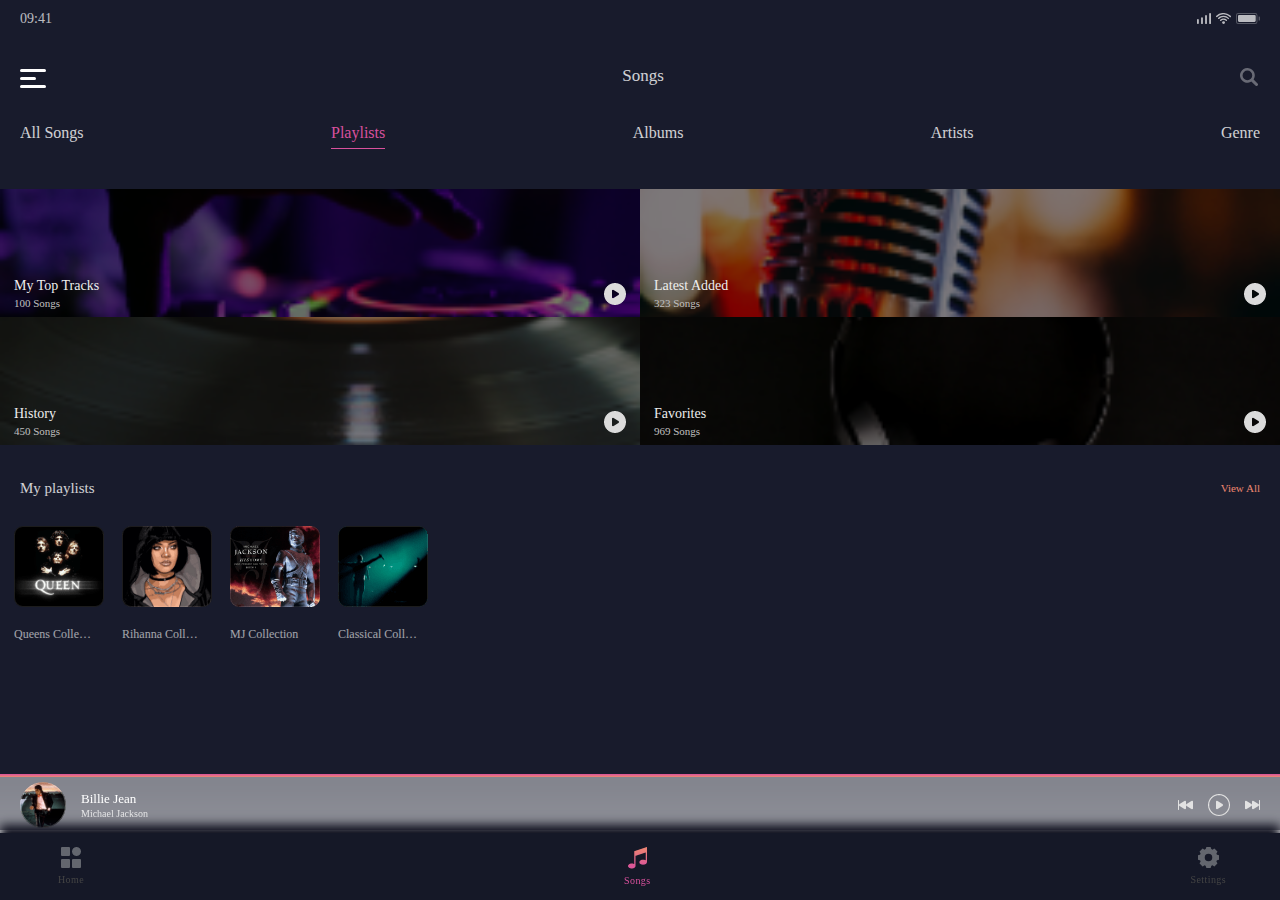
<file: playlist.html>
<!DOCTYPE html>
<html lang="en">
  <head>
    <meta charset="UTF-8" />
    <meta http-equiv="X-UA-Compatible" content="IE=edge" />
    <meta
      name="viewport"
      content="width=device-width, initial-scale=1.0, user-scalable=no"
    />
    <title>Music</title>

    <link rel="stylesheet" href="css/music.css" />
    <link
      href="https://fonts.googleapis.com/icon?family=Material+Icons"
      rel="stylesheet"
    />
  </head>
  <body>
    <div id="wrapper">
      <div class="inner">
        <!-- status bar-->
        <div class="status_bar">
          <span class="time">09:41</span>
          <div class="icons">
            <div class="signal">
              <img src="./images/그룹 5.svg" alt="" />
            </div>
            <div class="wifi">
              <img src="./images/Sc2prs.tif_1_.svg" alt="" />
            </div>
            <div class="battery">
              <img src="./images/그룹 6.svg" alt="" />
            </div>
          </div>
        </div>
      </div>

      <!-- songs -->
      <section id="song">
        <!-- menu & search btn-->
        <div class="song_top">
          <div class="menu">
            <div></div>
            <div></div>
            <div></div>
          </div>
          <h2>Songs</h2>
          <div class="search_bar">
            <form action="">
              <input type="text" placeholder="Search album song" />
            </form>
          </div>
          <div class="search_btn">
            <img src="./images/musica-searcher.svg" alt="" />
          </div>
        </div>

        <div class="song_wrap">
          <ul class="songs_info">
            <li>
              <a href="songs.html">All Songs</a>
            </li>
            <li class="active">
              <a href="#">Playlists</a>
            </li>
            <li>
              <a href="album.html">Albums</a>
            </li>
            <li>
              <a href="artist.html">Artists</a>
            </li>
            <li>
              <a href="genre.html">Genre</a>
            </li>
          </ul>
          <ul class="track">
            <li>
              <a href="">
                <div class="info">
                  <div class="title">
                    <h3>My Top Tracks</h3>
                    <p>100 Songs</p>
                  </div>
                  <img src="./images/그룹 2052.png" alt="" />
                </div>
              </a>
            </li>
            <li>
              <a href="">
                <div class="info">
                  <div class="title">
                    <h3>Latest Added</h3>
                    <p>323 Songs</p>
                  </div>
                  <img src="./images/그룹 2052.png" alt="" />
                </div>
              </a>
            </li>
            <li>
              <a href="">
                <div class="info">
                  <div class="title">
                    <h3>History</h3>
                    <p>450 Songs</p>
                  </div>
                  <img src="./images/그룹 2052.png" alt="" />
                </div>
              </a>
            </li>
            <li>
              <a href="">
                <div class="info">
                  <div class="title">
                    <h3>Favorites</h3>
                    <p>969 Songs</p>
                  </div>
                  <img src="./images/그룹 2052.png" alt="" />
                </div>
              </a>
            </li>
          </ul>
          <div class="title">
            <h2>My playlists</h2>
            <a href="" class="view_more">View All</a>
          </div>
          <ul class="playlist">
            <li>
              <a href="">
                <img src="./images/NoPath - Copy (5).png" alt="" />
                <p>Queens Collection</p>
              </a>
            </li>
            <li>
              <a href="">
                <img src="./images/NoPath - Copy (6).png" alt="" />
                <p>Rihanna Collection</p></a
              >
            </li>
            <li>
              <a href="">
                <img src="./images/NoPath - Copy (11).png" alt="" />
                <p>MJ Collection</p></a
              >
            </li>
            <li>
              <a href="">
                <img src="./images/NoPath - Copy (10).png" alt="" />
                <p>Classical Collection</p></a
              >
            </li>
          </ul>
        </div>
      </section>

      <!-- side menu -->
      <div class="modal none"></div>
      <div id="side_menu">
        <div class="side_top">
          <div class="logo">
            <img
              src="./images/KakaoTalk_Photo_2022-03-30-13-46-10.png"
              alt=""
            />
            <p>Music</p>
          </div>
          <div class="music_info">
            <ul>
              <li>
                <span>328</span>
                <p>Songs</p>
              </li>
              <li>
                <span>52</span>
                <p>Albums</p>
              </li>
              <li>
                <span>87</span>
                <p>Artists</p>
              </li>
            </ul>
          </div>
        </div>
        <div class="side_list">
          <ul>
            <li>
              <a href="#">
                <img src="./images/001-paint.svg" alt="" />
                <p>Themes</p>
              </a>
            </li>
            <li>
              <a href="">
                <img src="./images/002-scissors.svg" alt="" />
                <p>Ringtone Cutter</p>
              </a>
            </li>
            <li>
              <a href="">
                <img src="./images/003-stopwatch.svg" alt="" />
                <p>Sleep timer</p>
              </a>
            </li>
            <li>
              <a href="">
                <img src="./images/004-sound-bars.svg" alt="" />
                <p>Equliser</p>
              </a>
            </li>
            <li>
              <a href="./drive_mode.html">
                <img src="./images/13-car.svg" alt="" />
                <p>Drive Mode</p>
              </a>
            </li>
            <li>
              <a href="">
                <img src="./images/006-folder.svg" alt="" />
                <p>Hidden Folders</p>
              </a>
            </li>
            <li>
              <a href="">
                <img src="./images/007-scanner.svg" alt="" />
                <p>Scan Media</p>
              </a>
            </li>
          </ul>
        </div>
      </div>

      <!-- playing-->
      <div id="playing">
        <a href="playing.html">
          <div class="play_bar"></div>
          <div class="play_song">
            <img src="./images/NoPath - Copy (12).png" alt="" />
            <div class="info">
              <div class="song">
                <h3>Billie Jean</h3>
                <p>Michael Jackson</p>
              </div>
              <div class="control">
                <img src="./images/그룹 2070.png" alt="" />
                <img src="./images/그룹 2050.png" alt="" />
                <img src="./images/그룹 2069.png" alt="" />
              </div>
            </div></div
        ></a>
      </div>

      <!-- bottom nav -->
      <div id="bottom_nav">
        <div class="nav_btn">
          <a href="./index.html">
            <img src="./images/그룹 2061.png" alt="home" />
            <span>Home</span>
          </a>
        </div>
        <div class="nav_btn">
          <a href="#" class="active">
            <img src="./images/002-music.png" alt="home" />
            <span>Songs</span>
          </a>
        </div>
        <div class="nav_btn">
          <a href="#home">
            <img src="./images/gear.svg" alt="home" />
            <span>Settings</span>
          </a>
        </div>
      </div>
    </div>

    <script src="./js/app.js"></script>
  </body>
</html>
</file>
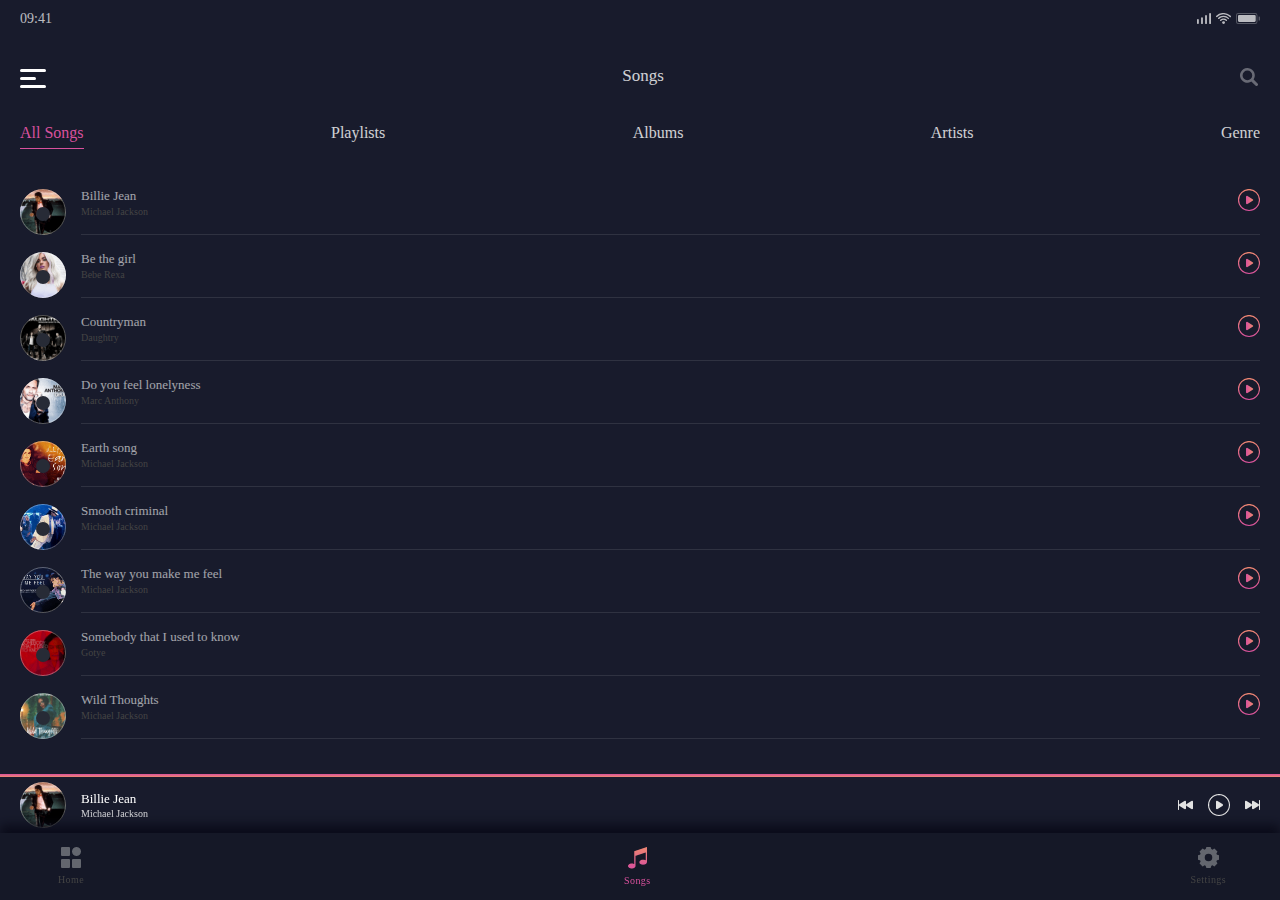
<file: songs.html>
<!DOCTYPE html>
<html lang="en">
  <head>
    <meta charset="UTF-8" />
    <meta http-equiv="X-UA-Compatible" content="IE=edge" />
    <meta
      name="viewport"
      content="width=device-width, initial-scale=1.0, user-scalable=no"
    />
    <title>Music</title>

    <link rel="stylesheet" href="css/music.css" />

    <link
      href="https://fonts.googleapis.com/icon?family=Material+Icons"
      rel="stylesheet"
    />
  </head>
  <body>
    <div id="wrapper">
      <div class="inner">
        <!-- status bar-->
        <div class="status_bar">
          <span class="time">09:41</span>
          <div class="icons">
            <div class="signal">
              <img src="./images/그룹 5.svg" alt="" />
            </div>
            <div class="wifi">
              <img src="./images/Sc2prs.tif_1_.svg" alt="" />
            </div>
            <div class="battery">
              <img src="./images/그룹 6.svg" alt="" />
            </div>
          </div>
        </div>
      </div>

      <!-- songs -->
      <section id="song">
        <!-- menu & search btn-->
        <div class="song_top">
          <div class="menu">
            <div></div>
            <div></div>
            <div></div>
          </div>
          <h2>Songs</h2>
          <div class="search_bar">
            <form action="">
              <input type="text" placeholder="Search album song" />
            </form>
          </div>
          <div class="search_btn">
            <img src="./images/musica-searcher.svg" alt="" />
          </div>
        </div>

        <div class="song_wrap">
          <ul class="songs_info">
            <li class="active">
              <a href="#">All Songs</a>
            </li>
            <li>
              <a href="playlist.html">Playlists</a>
            </li>
            <li>
              <a href="album.html">Albums</a>
            </li>
            <li>
              <a href="artist.html">Artists</a>
            </li>
            <li>
              <a href="genre.html">Genre</a>
            </li>
          </ul>
          <ul id="song_list" class="songs_list">
            <li>
              <a href="">
                <div class="album">
                  <img src="./images/NoPath - Copy (12).png" alt="" />
                  <div class="circle"></div>
                </div>
                <div class="info">
                  <div class="title">
                    <h3>Billie Jean</h3>
                    <p>Michael Jackson</p>
                  </div>
                  <img src="./images/playbtn.svg" alt="" />
                </div>
              </a>
            </li>
            <li>
              <a href="">
                <div class="album">
                  <img src="./images/NoPath - Copy (13).png" alt="" />
                  <div class="circle"></div>
                </div>
                <div class="info">
                  <div class="title">
                    <h3>Be the girl</h3>
                    <p>Bebe Rexa</p>
                  </div>
                  <img src="./images/playbtn.svg" alt="" />
                </div>
              </a>
            </li>
            <li>
              <a href="">
                <div class="album">
                  <img src="./images/NoPath - Copy (14).png" alt="" />
                  <div class="circle"></div>
                </div>
                <div class="info">
                  <div class="title">
                    <h3>Countryman</h3>
                    <p>Daughtry</p>
                  </div>
                  <img src="./images/playbtn.svg" alt="" />
                </div>
              </a>
            </li>
            <li>
              <a href="">
                <div class="album">
                  <img src="./images/NoPath - Copy (15).png" alt="" />
                  <div class="circle"></div>
                </div>
                <div class="info">
                  <div class="title">
                    <h3>Do you feel lonelyness</h3>
                    <p>Marc Anthony</p>
                  </div>
                  <img src="./images/playbtn.svg" alt="" />
                </div>
              </a>
            </li>
            <li>
              <a href="">
                <div class="album">
                  <img src="./images/NoPath - Copy (16).png" alt="" />
                  <div class="circle"></div>
                </div>
                <div class="info">
                  <div class="title">
                    <h3>Earth song</h3>
                    <p>Michael Jackson</p>
                  </div>
                  <img src="./images/playbtn.svg" alt="" />
                </div>
              </a>
            </li>
            <li>
              <a href="">
                <div class="album">
                  <img src="./images/NoPath - Copy (17).png" alt="" />
                  <div class="circle"></div>
                </div>
                <div class="info">
                  <div class="title">
                    <h3>Smooth criminal</h3>
                    <p>Michael Jackson</p>
                  </div>
                  <img src="./images/playbtn.svg" alt="" />
                </div>
              </a>
            </li>
            <li>
              <a href="">
                <div class="album">
                  <img src="./images/NoPath - Copy (18).png" alt="" />
                  <div class="circle"></div>
                </div>
                <div class="info">
                  <div class="title">
                    <h3>The way you make me feel</h3>
                    <p>Michael Jackson</p>
                  </div>
                  <img src="./images/playbtn.svg" alt="" />
                </div>
              </a>
            </li>
            <li>
              <a href="">
                <div class="album">
                  <img src="./images/NoPath - Copy (19).png" alt="" />
                  <div class="circle"></div>
                </div>
                <div class="info">
                  <div class="title">
                    <h3>Somebody that I used to know</h3>
                    <p>Gotye</p>
                  </div>
                  <img src="./images/playbtn.svg" alt="" />
                </div>
              </a>
            </li>
            <li>
              <a href="">
                <div class="album">
                  <img src="./images/NoPath - Copy (20).png" alt="" />
                  <div class="circle"></div>
                </div>
                <div class="info">
                  <div class="title">
                    <h3>Wild Thoughts</h3>
                    <p>Michael Jackson</p>
                  </div>
                  <img src="./images/playbtn.svg" alt="" />
                </div>
              </a>
            </li>
          </ul>
        </div>
      </section>

      <!-- side menu -->
      <div class="modal none"></div>
      <div id="side_menu">
        <div class="side_top">
          <div class="logo">
            <img
              src="./images/KakaoTalk_Photo_2022-03-30-13-46-10.png"
              alt=""
            />
            <p>Music</p>
          </div>
          <div class="music_info">
            <ul>
              <li>
                <span>328</span>
                <p>Songs</p>
              </li>
              <li>
                <span>52</span>
                <p>Albums</p>
              </li>
              <li>
                <span>87</span>
                <p>Artists</p>
              </li>
            </ul>
          </div>
        </div>
        <div class="side_list">
          <ul>
            <li>
              <a href="#">
                <img src="./images/001-paint.svg" alt="" />
                <p>Themes</p>
              </a>
            </li>
            <li>
              <a href="">
                <img src="./images/002-scissors.svg" alt="" />
                <p>Ringtone Cutter</p>
              </a>
            </li>
            <li>
              <a href="">
                <img src="./images/003-stopwatch.svg" alt="" />
                <p>Sleep timer</p>
              </a>
            </li>
            <li>
              <a href="">
                <img src="./images/004-sound-bars.svg" alt="" />
                <p>Equliser</p>
              </a>
            </li>
            <li>
              <a href="./drive_mode.html">
                <img src="./images/13-car.svg" alt="" />
                <p>Drive Mode</p>
              </a>
            </li>
            <li>
              <a href="">
                <img src="./images/006-folder.svg" alt="" />
                <p>Hidden Folders</p>
              </a>
            </li>
            <li>
              <a href="">
                <img src="./images/007-scanner.svg" alt="" />
                <p>Scan Media</p>
              </a>
            </li>
          </ul>
        </div>
      </div>

      <!-- playing-->
      <div id="playing">
        <a href="playing.html">
          <div class="play_bar"></div>
          <div class="play_song">
            <img src="./images/NoPath - Copy (12).png" alt="" />
            <div class="info">
              <div class="song">
                <h3>Billie Jean</h3>
                <p>Michael Jackson</p>
              </div>
              <div class="control">
                <img src="./images/그룹 2070.png" alt="" />
                <img src="./images/그룹 2050.png" alt="" />
                <img src="./images/그룹 2069.png" alt="" />
              </div>
            </div></div
        ></a>
      </div>

      <!-- bottom nav -->
      <div id="bottom_nav">
        <div class="nav_btn">
          <a href="./index.html">
            <img src="./images/그룹 2061.png" alt="home" />
            <span>Home</span>
          </a>
        </div>
        <div class="nav_btn">
          <a href="#" class="active">
            <img src="./images/002-music.png" alt="home" />
            <span>Songs</span>
          </a>
        </div>
        <div class="nav_btn">
          <a href="#home">
            <img src="./images/gear.svg" alt="home" />
            <span>Settings</span>
          </a>
        </div>
      </div>
    </div>

    <script src="./js/app.js"></script>
  </body>
</html>
</file>
<file: css/music.css>
* {
  box-sizing: border-box;
}

html,
body,
div,
span,
applet,
object,
iframe,
h1,
h2,
h3,
h4,
h5,
h6,
p,
blockquote,
pre,
a,
abbr,
acronym,
address,
big,
cite,
code,
del,
dfn,
em,
img,
ins,
kbd,
q,
s,
samp,
small,
strike,
strong,
sub,
sup,
tt,
var,
b,
u,
i,
center,
dl,
dt,
dd,
ol,
ul,
li,
fieldset,
form,
label,
legend,
table,
caption,
tbody,
tfoot,
thead,
tr,
th,
td,
article,
aside,
canvas,
details,
embed,
figure,
figcaption,
footer,
header,
hgroup,
menu,
nav,
output,
ruby,
section,
summary,
time,
mark,
audio,
video {
  margin: 0;
  padding: 0;
  border: 0;
  font-size: 100%;
  font: inherit;
  vertical-align: baseline;
}

/* HTML5 display-role reset for older browsers */
article,
aside,
details,
figcaption,
figure,
footer,
header,
hgroup,
menu,
nav,
section {
  display: block;
}

body {
  line-height: 1;
}

ol,
ul {
  list-style: none;
}

blockquote,
q {
  quotes: none;
}

blockquote:before,
blockquote:after,
q:before,
q:after {
  content: "";
  content: none;
}

table {
  border-collapse: collapse;
  border-spacing: 0;
}

a {
  text-decoration: none;
  color: #444;
}

button {
  border: none;
}

.clearfix::after {
  content: "";
  display: block;
  clear: both;
}

#spalsh {
  width: 100%;
  height: calc(100vh - 38px);
  display: flex;
  justify-content: center;
  align-items: center;
  flex-direction: row;
  position: relative;
  z-index: 100;
}
#spalsh.none {
  display: none;
}
#spalsh .logo {
  width: 114px;
}
#spalsh .logo img {
  display: block;
  width: 100%;
}
#spalsh .logo h1 {
  margin-top: 9px;
  text-align: center;
  font-weight: 400;
  font-size: 24px;
  color: #fff;
  opacity: 0.8;
}

#home {
  width: 100%;
  margin: 30px 0 60px 0;
}
#home .home_top {
  display: flex;
  justify-content: space-between;
  align-items: center;
  flex-direction: row;
  margin-bottom: 36px;
}
#home .home_top .menu {
  width: 26px;
  cursor: pointer;
}
#home .home_top .menu div {
  width: 100%;
  height: 3px;
  border-radius: 5px;
  background-color: #fff;
}
#home .home_top .menu div:nth-of-type(2) {
  width: 16px;
  margin: 5px 0;
}
#home .home_top .search_bar {
  width: 80%;
}
#home .home_top .search_bar input {
  width: 100%;
  height: 37px;
  border-radius: 18px;
  padding: 9px 20px;
  text-align: center;
  color: #fff;
  outline: none;
  border: none;
  opacity: 0.8;
  background: #292e4b url("../images/musica-searcher.svg") no-repeat 14px 9px;
}
#home .home_wrap {
  overflow-y: auto;
}
#home .home_wrap ::-webkit-scrollbar {
  display: none;
}
#home .home_wrap .title {
  display: flex;
  justify-content: space-between;
  align-items: flex-start;
  flex-direction: row;
}
#home .home_wrap h2 {
  margin-bottom: 20px;
  font-size: 15px;
  color: #fff;
  opacity: 0.8;
}
#home .home_wrap .view_more {
  font-size: 12px;
  color: #ed8778;
  opacity: 1;
}
#home .recommend {
  padding-bottom: 28px;
  border-bottom: 1px solid rgba(255, 255, 255, 0.1);
}
#home .playlist {
  margin-top: 24px;
  padding-bottom: 28px;
  border-bottom: 1px solid rgba(255, 255, 255, 0.1);
}
#home .recently {
  margin-top: 24px;
  padding-bottom: 25px;
}
#home .recently li {
  display: flex;
  height: 48px;
  margin-bottom: 10px;
}
#home .recently li .play_btn {
  margin-right: 24px;
}
#home .recently li .song_info {
  width: 100%;
  height: 100%;
  display: flex;
  justify-content: space-between;
  align-items: flex-start;
  flex-direction: row;
  border-bottom: 1px solid rgba(255, 255, 255, 0.1);
}
#home .recently li .song_title h3 {
  margin-bottom: 2px;
  line-height: 1.3;
  font-size: 13px;
  color: #fff;
  opacity: 0.6;
}
#home .recently li .song_title p {
  line-height: 1.7;
  font-size: 10px;
  color: #585a66;
  opacity: 1;
}
#home .recently li .like {
  text-align: center;
}
#home .recently li .like .heart {
  width: 12px;
  height: 10px;
  margin-bottom: 5px;
  background: url("../images/heart.png") no-repeat;
}
#home .recently li .like .star span {
  font-size: 12px;
  color: #e1914b;
  opacity: 1;
}
#home .card_wrap {
  display: flex;
  justify-content: flex-start;
  align-items: center;
  flex-direction: row;
  overflow-x: auto;
}
#home .card_wrap .card {
  margin-right: 20px;
}
#home .card_wrap .card a {
  display: block;
}
#home .card_wrap .card a img {
  margin-bottom: 18px;
}
#home .card_wrap .card a h3 {
  margin-bottom: 5px;
  font-size: 13px;
  color: #fff;
  opacity: 0.8;
}
#home .card_wrap .card a p {
  font-size: 10px;
  color: #585a66;
  opacity: 1;
}

#song {
  width: 100%;
  margin-top: 30px;
  padding-bottom: 123px;
}
#song.now_playing {
  padding-bottom: 80px;
}
#song .song_top {
  display: flex;
  justify-content: space-between;
  align-items: center;
  flex-direction: row;
  margin-bottom: 36px;
  padding: 0 20px;
}
#song .song_top .menu {
  width: 26px;
  cursor: pointer;
}
#song .song_top .menu div {
  width: 100%;
  height: 3px;
  border-radius: 5px;
  background-color: #fff;
}
#song .song_top .menu div:nth-of-type(2) {
  width: 16px;
  margin: 5px 0;
}
#song .song_top .search_bar {
  display: none;
}
#song .song_top .search_bar input {
  width: 100%;
  height: 37px;
  border-radius: 18px;
  font-size: 14px;
  color: #fff;
  opacity: 0.8;
  padding: 9px 20px;
  text-align: center;
  outline: none;
  border: none;
  background: #292e4b url("../images/musica-searcher.svg") no-repeat 14px 9px;
}
#song .song_top h2 {
  margin-top: -5px;
  line-height: 1;
  font-size: 17px;
  color: #fff;
  opacity: 0.8;
}
#song .song_top .search_btn {
  width: 20px;
  height: 20px;
}
#song .song_top .back {
  display: block;
  color: #fff;
}
#song .song_top .back span {
  font-size: 36px;
}
#song .song_wrap {
  position: relative;
  overflow-y: auto;
}
#song .song_wrap ::-webkit-scrollbar {
  display: none;
}
#song .song_wrap .songs_info {
  padding: 0 20px;
  margin-bottom: 40px;
  display: flex;
  justify-content: space-between;
  align-items: center;
  flex-direction: row;
}
#song .song_wrap .songs_info li {
  height: 25px;
}
#song .song_wrap .songs_info li.active a {
  color: #d9519d;
  border-bottom: 1px solid #d9519d;
  opacity: 1;
}
#song .song_wrap .songs_info a {
  display: block;
  height: 100%;
  padding-bottom: 5px;
  line-height: 1.15;
  color: #fff;
  opacity: 0.8;
}
#song .song_wrap .songs_list {
  padding: 0 20px;
}
#song .song_wrap .songs_list li {
  margin-bottom: 14px;
}
#song .song_wrap .songs_list a {
  display: flex;
}
#song .song_wrap .songs_list .album {
  position: relative;
  margin-right: 15px;
}
#song .song_wrap .songs_list .album .circle {
  width: 14px;
  height: 14px;
  border-radius: 100%;
  position: absolute;
  top: 50%;
  left: 50%;
  transform: translate(-50%, -50%);
  background-color: #272b36;
}
#song .song_wrap .songs_list .info {
  width: 100%;
  height: 46px;
  display: flex;
  justify-content: space-between;
  align-items: flex-start;
  flex-direction: row;
  border-bottom: 1px solid rgba(255, 255, 255, 0.1);
}
#song .song_wrap .songs_list .title h3 {
  margin-bottom: 5px;
  font-size: 13px;
  color: #fff;
  opacity: 0.6;
}
#song .song_wrap .songs_list .title p {
  font-size: 10px;
}
#song .song_wrap > .title {
  display: flex;
  justify-content: space-between;
  align-items: center;
  flex-direction: row;
  margin-bottom: 30px;
  padding: 0 20px;
}
#song .song_wrap > .title h2 {
  font-size: 15px;
  color: #fff;
  opacity: 0.8;
}
#song .song_wrap > .title .view_more {
  font-size: 11px;
  color: #ed8770;
  opacity: 1;
}
#song .track {
  display: flex;
  justify-content: center;
  align-items: center;
  flex-direction: row;
  flex-wrap: wrap;
  margin-bottom: 36px;
}
#song .track li {
  width: 50%;
  height: 128px;
}
#song .track li:first-of-type {
  background: url("../images/track_big.png") no-repeat center/100%;
}
#song .track li:nth-of-type(2) {
  background: url("../images/latest_big.png") no-repeat center/100%;
}
#song .track li:nth-of-type(3) {
  background: url("../images/history_big.png") no-repeat center/100%;
}
#song .track li:last-of-type {
  background: url("../images/favorite_big.png") no-repeat center/100%;
}
#song .track li a {
  width: 100%;
  height: 100%;
  position: relative;
  display: block;
  background-color: rgba(0, 0, 0, 0.5);
}
#song .track li .info {
  display: flex;
  justify-content: space-between;
  align-items: center;
  flex-direction: row;
  position: absolute;
  width: 100%;
  bottom: 8px;
  padding: 0 14px;
}
#song .track li .info h3 {
  margin-bottom: 5px;
  font-size: 14px;
  color: #eee;
  opacity: 1;
}
#song .track li .info p {
  font-size: 11px;
  color: #c1c0c0;
  opacity: 1;
}
#song .playlist {
  display: flex;
  justify-content: flex-start;
  align-items: center;
  flex-direction: row;
  padding: 0 14px;
  margin-bottom: 40px;
  overflow-x: auto;
}
#song .playlist li {
  margin-right: 18px;
}
#song .playlist a {
  width: 100%;
  height: 100%;
  display: block;
}
#song .playlist img {
  margin-bottom: 18px;
}
#song .playlist p {
  width: 80px;
  overflow: hidden;
  text-overflow: ellipsis;
  white-space: nowrap;
  font-size: 12px;
  color: #fff;
  opacity: 0.6;
}
#song .card_wrap {
  display: flex;
  justify-content: flex-start;
  align-items: center;
  flex-direction: row;
  overflow-x: auto;
}
#song .card_wrap .card {
  margin-right: 20px;
}
#song .card_wrap .card a {
  display: block;
}
#song .card_wrap .card a img {
  margin-bottom: 18px;
}
#song .card_wrap .card a h3 {
  margin-bottom: 5px;
  font-size: 13px;
  color: #fff;
  opacity: 0.6;
}
#song .card_wrap .card a p {
  font-size: 10px;
  color: #585a66;
  opacity: 1;
}

#album {
  display: flex;
  justify-content: space-between;
  align-items: center;
  flex-direction: row;
  flex-wrap: wrap;
  margin-bottom: 40px;
  padding: 0 20px;
}
#album li {
  position: relative;
  margin-bottom: 20px;
}
#album .text {
  font-size: 11px;
}
#album .title {
  display: flex;
  justify-content: space-between;
  align-items: flex-start;
  flex-direction: row;
  position: relative;
  margin-bottom: 10px;
  color: #c1c0c0;
}
#album p {
  width: 100%;
  color: #c1c0c0;
}
#album p span {
  float: right;
}
#album .material-icons {
  font-size: 14px;
}
#album img {
  margin-bottom: 14px;
}
#album .view {
  width: 160px;
  position: absolute;
  top: 20px;
  right: -90%;
  padding: 16px 25px 12px 15px;
  background-color: #383b49;
  box-shadow: 0 3px 6px 0 rgba(0, 0, 0, 0.71);
  z-index: 600;
}
#album .view::before {
  content: "";
  display: block;
  position: absolute;
  top: -5px;
  left: 8px;
  width: 8px;
  height: 8px;
  background-color: #383b49;
  transform: rotate(45deg);
}
#album .view.none {
  display: none;
}
#album .view li {
  margin-bottom: 12px;
}
#album .view a {
  font-size: 12px;
  color: #eee;
  opacity: 1;
}

#details {
  padding: 0 20px;
}
#details .img_box {
  position: relative;
  height: 170px;
  background: url("../images/NoPath - Copy.png") no-repeat center;
}
#details .bg {
  width: 100%;
  height: 100%;
  position: absolute;
  top: 0;
  left: 0;
  background-color: rgba(0, 0, 0, 0.5);
}
#details .contents {
  display: flex;
  justify-content: flex-start;
  align-items: center;
  flex-direction: row;
  flex-wrap: wrap;
  padding: 16px 21px 18px;
  margin-bottom: 34px;
  position: absolute;
  top: 0;
  left: 27px;
}
#details .contents img {
  -o-object-fit: contain;
     object-fit: contain;
  margin: 0 20px 20px 0;
}
#details .contents .info h3 {
  margin-bottom: 10px;
  font-size: 18px;
  color: #fff;
  opacity: 0.9;
}
#details .contents .info p {
  margin-bottom: 10px;
  font-size: 12px;
  color: #fff;
  opacity: 0.7;
}
#details .contents .buttons {
  width: 100%;
}
#details .contents .buttons button {
  width: 75px;
  height: 24px;
  font-size: 8px;
  color: #fff;
  opacity: 1;
  border-radius: 30px;
  margin-right: 10px;
  background-color: transparent;
  border: 1px solid #fff;
}
#details .contents .buttons button:first-of-type {
  background: linear-gradient(to bottom, #ed8778, #d9519d);
  border: none;
}
#details .contents .buttons button:last-of-type {
  width: 106px;
  margin-right: 0;
}
#details .contents .buttons button img {
  margin: 0 5px 0 0;
  vertical-align: middle;
}
#details .song_list {
  margin-top: 36px;
}
#details .song_list li {
  margin-bottom: 20px;
}
#details .song_list a {
  width: 100%;
  height: 30px;
  display: block;
}
#details .song_list a > img {
  height: 22px;
  margin-right: 20px;
  float: left;
}
#details .song_list .title {
  display: flex;
  justify-content: space-between;
  align-items: flex-start;
  flex-direction: row;
  height: 100%;
  color: #fff;
  border-bottom: 1px solid rgba(255, 255, 255, 0.1);
}
#details .song_list .title h3 {
  font-size: 14px;
  color: #fff;
  opacity: 0.3;
  width: 50%;
  overflow: hidden;
  text-overflow: ellipsis;
  white-space: nowrap;
}
#details .song_list .title p {
  font-size: 12px;
  color: #fff;
  opacity: 0.3;
}
#details .song_list .title .imgbox {
  width: 30%;
  text-align: right;
}
#details .song_list .title .imgbox span {
  opacity: 0.6;
}

#artist {
  padding: 0 20px;
}
#artist > li {
  display: flex;
  position: relative;
  height: 80px;
  margin-bottom: 10px;
}
#artist > li > a {
  display: block;
  width: 100%;
  height: 100%;
}
#artist > li > a div {
  display: flex;
  flex-wrap: wrap;
  justify-content: space-between;
}
#artist > li > a img {
  width: 80px;
  border: 1px solid rgba(255, 255, 255, 0.3);
  overflow: hidden;
  -o-object-fit: contain;
     object-fit: contain;
}
#artist .title {
  display: flex;
  align-items: flex-start;
  justify-content: space-between;
}
#artist .title h3 {
  width: 100%;
  margin-bottom: 15px;
  font-size: 14px;
  color: #eee;
}
#artist .title p {
  font-size: 11px;
  color: #c1c0c0;
}
#artist .material-icons {
  font-size: 24px;
  color: #fff;
}
#artist img {
  float: left;
  margin-right: 30px;
}
#artist .view {
  width: 160px;
  position: absolute;
  top: 30px;
  right: 0;
  padding: 16px 25px 12px 15px;
  background-color: #383b49;
  box-shadow: 0 3px 6px 0 rgba(0, 0, 0, 0.71);
  z-index: 600;
}
#artist .view::before {
  content: "";
  display: block;
  position: absolute;
  top: -5px;
  right: 8px;
  width: 8px;
  height: 8px;
  background-color: #383b49;
  transform: rotate(45deg);
}
#artist .view.none {
  display: none;
}
#artist .view li {
  margin-bottom: 12px;
}
#artist .view a {
  font-size: 12px;
  color: #eee;
}

#artist_details {
  padding: 0 20px;
}
#artist_details .img_box {
  position: relative;
  height: 170px;
  background: url("../images/austin-neill-hgO1wFPXl3I-unsplash_bg.png") no-repeat center;
}
#artist_details .bg {
  width: 100%;
  height: 100%;
  position: absolute;
  top: 0;
  left: 0;
  background-color: rgba(0, 0, 0, 0.4);
}
#artist_details .contents {
  width: 336px;
  height: 170px;
  display: flex;
  justify-content: center;
  align-items: center;
  flex-direction: row;
  flex-wrap: wrap;
  padding: 0 20px;
  position: absolute;
  top: 0;
  left: 20px;
  text-align: center;
}
#artist_details .contents .info {
  width: 100%;
  margin-bottom: 30px;
}
#artist_details .contents .info h3 {
  font-size: 18px;
  color: #eee;
  opacity: 0.9;
  margin-bottom: 10px;
}
#artist_details .contents .info p {
  font-size: 13px;
  color: #eee;
  opacity: 0.7;
  margin-bottom: 10px;
}
#artist_details .contents .like {
  display: flex;
  justify-content: space-between;
  align-items: center;
  flex-direction: row;
  width: 100%;
}
#artist_details .contents .like .num {
  font-size: 14px;
  color: #eee;
  opacity: 0.9;
  margin-bottom: 5px;
}
#artist_details .contents .like .text {
  font-size: 10px;
  color: #eee;
  opacity: 0.6;
}
#artist_details .contents .like button {
  width: 75px;
  height: 24px;
  font-size: 8px;
  color: #fff;
  opacity: 1;
  margin-right: 10px;
  background: linear-gradient(to bottom, #ed8778, #d9519d);
  border: none;
}
#artist_details .top_title {
  display: flex;
  justify-content: space-between;
  align-items: center;
  flex-direction: row;
  padding: 0;
  margin: 34px 0 36px 0;
}
#artist_details .top_title h3 {
  font-size: 15px;
  color: #fff;
  opacity: 0.8;
}
#artist_details .top_title span {
  font-size: 11px;
  color: #ed8778;
  opacity: 1;
}
#artist_details .album_list {
  display: flex;
}
#artist_details .album_list li {
  margin-right: 18px;
}
#artist_details .album_list li:last-of-type {
  margin-right: 0;
}
#artist_details .album_list img {
  margin-bottom: 18px;
}
#artist_details .album_list h3 {
  font-size: 12px;
  color: #fff;
  opacity: 0.6;
  margin-bottom: 6px;
}
#artist_details .album_list p {
  font-size: 10px;
  color: #eee;
  opacity: 0.5;
}
#artist_details .song_list {
  margin-top: 36px;
}
#artist_details .song_list li {
  margin-bottom: 20px;
}
#artist_details .song_list a {
  width: 100%;
  height: 30px;
  display: block;
}
#artist_details .song_list a > img {
  height: 22px;
  margin-right: 20px;
  float: left;
}
#artist_details .song_list .title {
  display: flex;
  justify-content: space-between;
  align-items: flex-start;
  flex-direction: row;
  height: 100%;
  color: #fff;
  border-bottom: 1px solid rgba(255, 255, 255, 0.1);
}
#artist_details .song_list .title h3 {
  font-size: 14px;
  color: #fff;
  opacity: 0.3;
  width: 50%;
  overflow: hidden;
  text-overflow: ellipsis;
  white-space: nowrap;
}
#artist_details .song_list .title p {
  font-size: 12px;
  color: #fff;
  opacity: 0.3;
}
#artist_details .song_list .title .imgbox {
  width: 30%;
  text-align: right;
}
#artist_details .song_list .title .imgbox span {
  opacity: 0.6;
}

#genre {
  padding: 0 20px;
}
#genre .genre_list {
  display: flex;
  flex-wrap: wrap;
  justify-content: space-between;
}
#genre li {
  width: 48%;
  height: 118px;
  margin-bottom: 12px;
}
#genre a {
  position: relative;
  display: block;
  width: 100%;
  height: 100%;
  overflow: hidden;
}
#genre img {
  width: 100%;
  -o-object-fit: cover;
     object-fit: cover;
}
#genre .bg {
  position: absolute;
  top: 0;
  left: 0;
  width: 100%;
  height: 100%;
  background-color: rgba(0, 0, 0, 0.5);
}
#genre .text {
  position: absolute;
  top: 0;
  left: 0;
  width: 100%;
  height: 100%;
  color: #fff;
  text-align: center;
  display: flex;
  flex-direction: column;
  align-items: center;
  justify-content: center;
}
#genre .text h3 {
  font-size: 15px;
  margin-bottom: 10px;
}
#genre .text p {
  font-size: 10px;
}

#playing {
  position: fixed;
  bottom: 70px;
  left: 0;
  width: 100%;
  height: 56px;
  backdrop-filter: blur(44px);
  -webkit-backdrop-filter: blur(44px);
}
#playing a {
  display: block;
  width: 100%;
  height: 100%;
}
#playing .play_bar {
  width: 100%;
  height: 3px;
  background: linear-gradient(to top, #ed8770, #d9519d);
}
#playing .play_song {
  height: 56px;
  display: flex;
  padding: 5px 5px 5px 20px;
  color: #fff;
}
#playing .play_song img {
  margin-right: 15px;
}
#playing .play_song .info {
  width: 100%;
  display: flex;
  align-items: center;
  justify-content: space-between;
}
#playing .play_song .info h3 {
  margin-bottom: 2px;
  font-size: 13px;
  line-height: 1.3;
}
#playing .play_song .info p {
  font-size: 10px;
  opacity: 0.8;
}
#playing .play_song .control {
  display: flex;
  align-items: center;
}

#now_playing {
  padding: 0 20px;
  text-align: center;
}
#now_playing .img_box {
  position: relative;
  margin-bottom: 10px;
  text-align: center;
}
#now_playing .img_box img {
  position: relative;
  z-index: 100;
}
#now_playing .img_box .progress {
  position: absolute;
  top: 0;
  left: 50%;
  transform: translate(-50%);
  z-index: 1;
}
#now_playing .text {
  text-align: center;
}
#now_playing .text h3 {
  margin-bottom: 10px;
  font-size: 18px;
  color: #fff;
  opacity: 0.9;
}
#now_playing .text p {
  font-size: 12px;
  color: #c1c0c0;
  opacity: 1;
}
#now_playing .text .time {
  margin-bottom: 25px;
}
#now_playing .text .song_info {
  margin-bottom: 22px;
}
#now_playing > img {
  margin-bottom: 20px;
}
#now_playing .buttons {
  padding-top: 20px;
  border-top: 1px solid rgba(255, 255, 255, 0.1);
}
#now_playing .buttons .control {
  display: flex;
  justify-content: center;
  align-items: center;
  flex-direction: row;
  margin-bottom: 20px;
}
#now_playing .buttons .control > .play {
  margin: 0 40px;
}
#now_playing .buttons .more_btn {
  display: flex;
  justify-content: space-between;
  align-items: center;
  flex-direction: row;
  padding-bottom: 15px;
}
#now_playing .buttons .more_btn img {
  margin-bottom: 8px;
}
#now_playing .buttons .more_btn p {
  font-size: 10px;
  color: #c1c0c0;
  opacity: 1;
}

.modal {
  position: absolute;
  top: 0;
  left: 0;
  width: 100vw;
  height: 100vh;
  background-color: rgba(0, 0, 0, 0.3);
  z-index: 500;
}
.modal.none {
  display: none;
}

#side_menu {
  position: absolute;
  top: 0;
  left: -100%;
  width: 80%;
  height: 100vh;
  z-index: 600;
  background-color: #10121d;
  box-shadow: 11px 3px 14px 0 rgba(0, 0, 0, 0.68);
  transition: all 0.5s;
}
#side_menu.active {
  left: 0;
}
#side_menu .side_top {
  padding: 24px 20px 26px 20px;
  background-color: #181b2c;
}
#side_menu .side_top .logo {
  position: relative;
  left: 50%;
  width: 70px;
  margin-bottom: 26px;
  transform: translateX(-50%);
  text-align: center;
}
#side_menu .side_top .logo img {
  width: 100%;
  margin-bottom: 5px;
}
#side_menu .side_top .logo p {
  opacity: 0.7;
  font-size: 14px;
}
#side_menu .side_top .music_info {
  opacity: 0.7;
}
#side_menu .side_top .music_info ul {
  display: flex;
  align-items: center;
  justify-content: space-evenly;
}
#side_menu .side_top .music_info li {
  font-size: 12px;
  line-height: 1.4;
  text-align: center;
}
#side_menu .side_list {
  padding: 24px 6px 0 20px;
}
#side_menu .side_list li {
  height: 40px;
  margin-bottom: 18px;
}
#side_menu .side_list li img {
  margin-right: 18px;
}
#side_menu .side_list li a {
  display: flex;
  align-items: flex-start;
  width: 100%;
  height: 100%;
  line-height: 1.2;
  color: #fff;
}
#side_menu .side_list li p {
  width: 100%;
  height: 100%;
  padding-top: 2px;
  border-bottom: 1px solid rgba(255, 255, 255, 0.1);
  opacity: 0.9;
}

#bottom_nav {
  position: fixed;
  bottom: 0;
  left: 0;
  display: flex;
  align-items: center;
  justify-content: space-between;
  width: 100%;
  height: 67px;
  margin: 7px 0 0;
  padding: 15px 54px 13px 58px;
  background-color: #151827;
  box-shadow: 0px -8px 10px #0b0c1a;
  z-index: 1;
}
#bottom_nav.none {
  display: none;
}
#bottom_nav .nav_btn a {
  display: block;
  text-align: center;
}
#bottom_nav .nav_btn a span {
  display: block;
  font-size: 10px;
  line-height: 1.7;
  letter-spacing: 0.4px;
}
#bottom_nav .nav_btn a.active span {
  color: #d9519d;
}

* {
  box-sizing: border-box;
}

body {
  margin: 0;
  padding: 0;
  color: #fff;
  -ms-overflow-style: none;
}
body::-webkit-scrollbar {
  display: none;
}

.inner {
  padding: 9px 20px 9px 20px;
}

#wrapper {
  width: 100%;
  background-color: #181b2c;
}
#wrapper .status_bar {
  display: flex;
  justify-content: space-between;
  align-items: center;
  flex-direction: row;
  width: 100%;
  height: 20px;
  opacity: 0.7;
}
#wrapper .status_bar span {
  font-size: 14px;
}
#wrapper .status_bar .icons {
  display: flex;
  justify-content: space-between;
  align-items: center;
  flex-direction: row;
}
#wrapper .status_bar .icons > div:not(:last-of-type) {
  margin-right: 5px;
}/*# sourceMappingURL=music.css.map */
</file>
